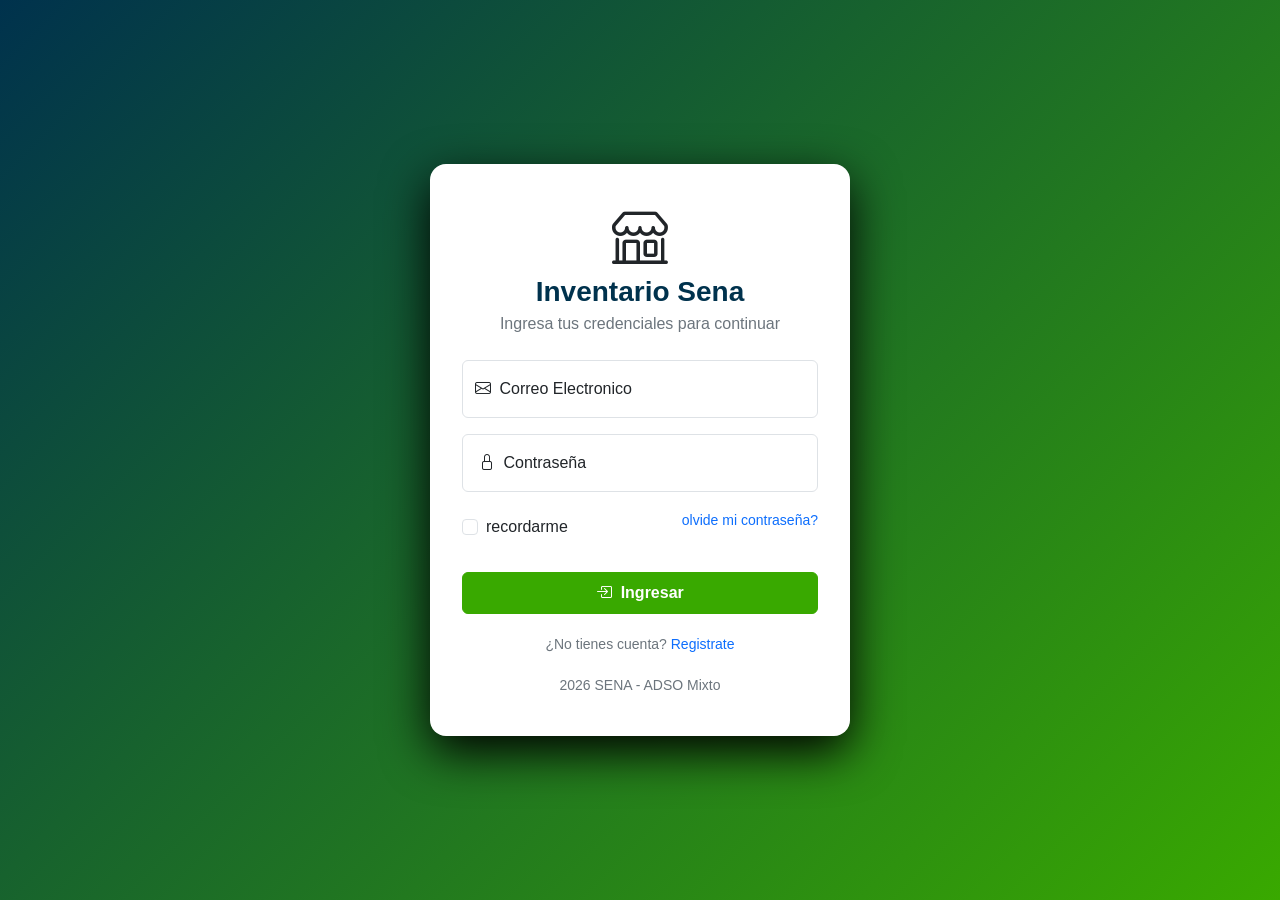
<file: index.html>
<!DOCTYPE html>
<html lang="es">

<head>
    <meta charset="UTF-8">
    <meta name="viewport" content="width=device-width, initial-scale=1.0">
    <title>Iniciar sesion inventario ADSO</title>
    <link rel="stylesheet" href="https://cdn.jsdelivr.net/npm/bootstrap@5.3.3/dist/css/bootstrap.min.css">
    <link rel="stylesheet" href="https://cdn.jsdelivr.net/npm/bootstrap-icons@1.11.3/font/bootstrap-icons.min.css">
    <link rel="stylesheet" href="css/estilos.css">
</head>

<body class="login-fondo">
    <main class="login-card">
        <header class="login-encabezado">
            <i class="bi bi-shop display-4 text-sena">
            </i>
            <h1 class="h3 fw-bold">
                Inventario Sena
            </h1>
            <p class="text-secondary mb-z">
                Ingresa tus credenciales para continuar
            </p>
        </header>
        <!--
        GET Envía los datos del formulario
        POST Envía los datos del formulario ocultos dentro del cuerpo
        -->
        <form action="dashboard.html" method="get">
            <div class="form-floating mb-3">
                <input type="email" id="correo" placeholder="sena@gmail.com" class="form-control" required>
                <label for="correo">
                    <i class="bi bi-envelope me-1"></i>
                    Correo Electronico
                </label>    
            </div>
            <div class="form-floating mb-3">
                <input type="password" id="password" placeholder="min 6 caracteres" minlength="6" class="form-control"
                    required>
                <label for="password">
                    <i class="bi bi-lock m-1"></i>
                    Contraseña
                </label>
            </div>
            <div class="d-flex justify-content-between align-items-center mb-4">
            <div class="form-check">

                <label for="recordar" class="form-check-label">recordarme</label>
                <input type="checkbox" id="recordar" class="form-check-input">
            </div>
            <p>
                <a href="#" class="small text-decoration-none">olvide mi contraseña?</a>
            </p>
        </div>    
            <button type="submit" class="btn btn-sena w-100 py-2 fw-semibold" id="boton">
                <i class="bi bi-box-arrow-in-right me-1"></i>
                Ingresar</button>
        </form>
        <p class="login-pie">
            ¿No tienes cuenta? <a href="registro.html" class="text-decoration-none">Registrate</a>
        </p>
        <footer class="login-pie">
            2026 SENA - ADSO Mixto
        </footer>
    </main>
</body>

</html>
</file>
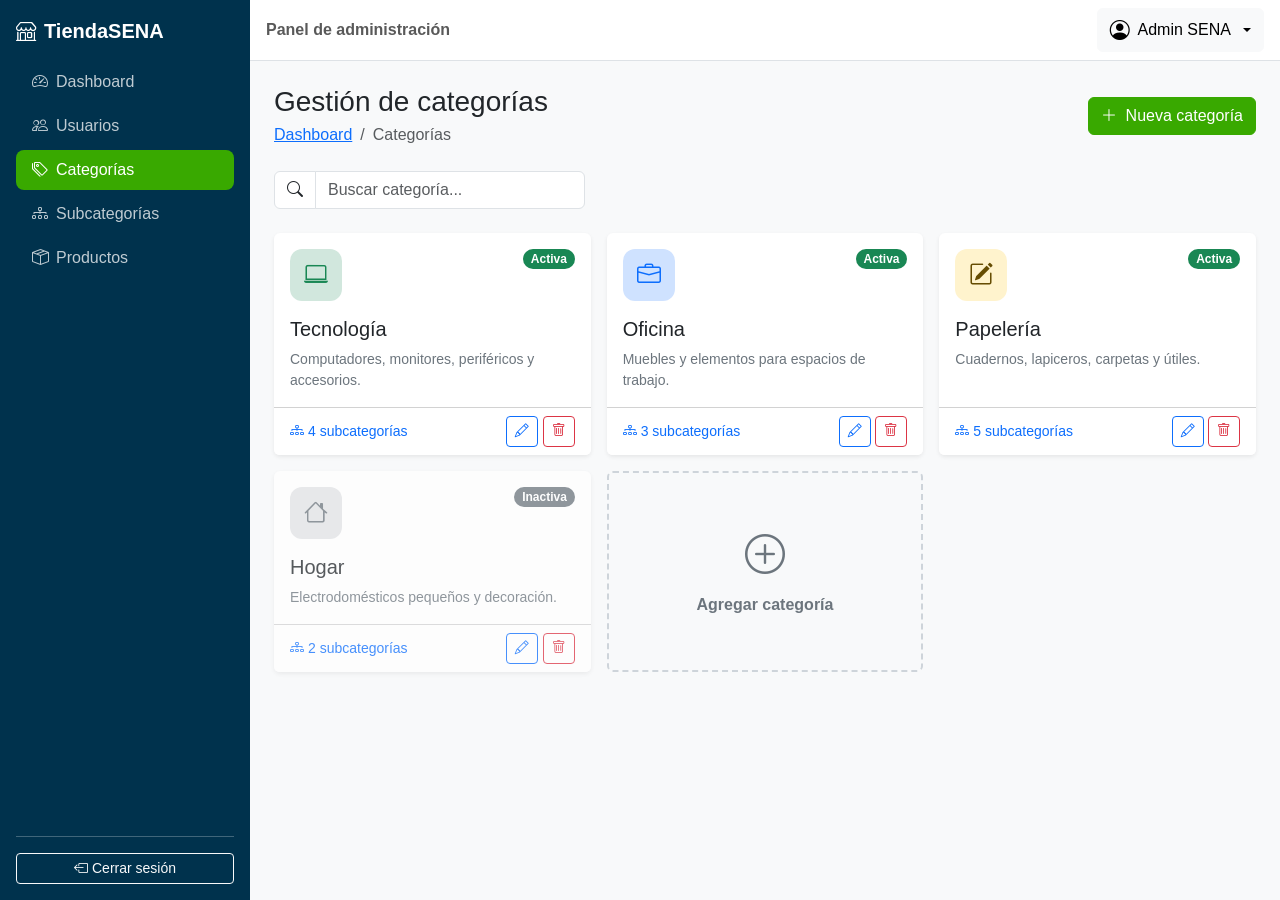
<file: categorias.html>
<!DOCTYPE html> <!-- Documento HTML5. -->
<!-- Raíz en español. -->
<html lang="es">
<!-- Abre la cabecera. -->

<head>
    <!-- Codificación UTF-8. -->
    <meta charset="UTF-8">
    <!-- Diseño adaptable. -->
    <meta name="viewport" content="width=device-width, initial-scale=1.0">
    <!-- Título de la pestaña. Cambia en cada módulo. -->
    <title>Categorías | TiendaSENA</title>
    <!-- CSS de Bootstrap. -->
    <link href="https://cdn.jsdelivr.net/npm/bootstrap@5.3.3/dist/css/bootstrap.min.css" rel="stylesheet">
    <!-- Íconos. -->
    <link href="https://cdn.jsdelivr.net/npm/bootstrap-icons@1.11.3/font/bootstrap-icons.min.css" rel="stylesheet">
    <!-- Nuestros estilos (después de Bootstrap). -->
    <link href="css/estilos.css" rel="stylesheet">
    <!-- Cierra la cabecera. -->
</head>
<!-- Fondo gris muy claro para que las tarjetas blancas resalten. -->

<body class="bg-body-tertiary">

    <!-- ===================== MENÚ LATERAL ===================== -->
    <!-- offcanvas-lg: en pantallas menores a lg es un panel oculto que se desliza; desde lg se muestra normal. offcanvas-start lo hace salir por la izquierda. sidebar es nuestra clase. El id lo usa el botón que lo abre. -->
    <aside class="offcanvas-lg offcanvas-start sidebar" tabindex="-1" id="menuLateral" aria-labelledby="tituloMenu">
        <!-- Encabezado del panel; Bootstrap solo lo muestra en celular. -->
        <div class="offcanvas-header border-bottom border-secondary">
            <!-- Nombre del sistema en el panel móvil. -->
            <h5 class="offcanvas-title" id="tituloMenu"><i class="bi bi-shop me-2"></i>TiendaSENA</h5>
            <!-- Botón “X” blanco que cierra el panel. data-bs-target indica cuál panel cerrar. -->
            <button type="button" class="btn-close btn-close-white" data-bs-dismiss="offcanvas"
                data-bs-target="#menuLateral" aria-label="Cerrar menú"></button>
            <!-- Cierra el encabezado móvil. -->
        </div>
        <!-- Cuerpo del menú: Flexbox en columna para apilar logo, enlaces y botón de salida. -->
        <div class="offcanvas-body d-flex flex-column p-3">
            <!-- Logo que solo se ve en computador (d-none d-lg-flex): en celular ya está en el encabezado del panel. Al hacer clic vuelve al dashboard. -->
            <a href="dashboard.html"
                class="d-none d-lg-flex align-items-center mb-3 text-white text-decoration-none fs-5 fw-bold">
                <!-- Ícono verde y nombre. -->
                <i class="bi bi-shop me-2 text-sena"></i> TiendaSENA
                <!-- Cierra el logo. -->
            </a>
            <!-- Lista de navegación en columna (flex-column). nav-pills da forma de “píldora” al enlace activo. mb-auto empuja lo que sigue hasta el fondo. -->
            <ul class="nav nav-pills flex-column mb-auto">
                <!-- Enlace al dashboard. active lo resalta en verde y aria-current="page" avisa a los lectores de pantalla que es la página actual. **En cada módulo, el active pasa a su propio enlace.** -->
                <li class="nav-item"><a href="dashboard.html" class="nav-link"><i
                            class="bi bi-speedometer2 me-2"></i>Dashboard</a></li>
                <!-- Enlace al módulo de usuarios (clase 5). -->
                <li class="nav-item"><a href="usuarios.html" class="nav-link"><i
                            class="bi bi-people me-2"></i>Usuarios</a></li>
                <!-- Enlace a categorías (clase 6). -->
                <li class="nav-item"><a href="categorias.html" class="nav-link active" aria-current="page"><i
                            class="bi bi-tags me-2"></i>Categorías</a></li>
                <!-- Enlace a subcategorías (clase 7). -->
                <li class="nav-item"><a href="subcategorias.html" class="nav-link"><i
                            class="bi bi-diagram-3 me-2"></i>Subcategorías</a></li>
                <!-- Enlace a productos (clase 8). -->
                <li class="nav-item"><a href="productos.html" class="nav-link"><i
                            class="bi bi-box-seam me-2"></i>Productos</a></li>
                <!-- Cierra la lista de navegación. -->
            </ul>
            <!-- Línea divisoria. -->
            <hr>
            <!-- Botón que vuelve al login (index.html): así “se cierra la sesión” en el prototipo. -->
            <a href="index.html" class="btn btn-outline-light btn-sm"><i class="bi bi-box-arrow-left me-1"></i>Cerrar
                sesión</a>
            <!-- Cierra el cuerpo del menú. -->
        </div>
        <!-- Cierra el menú lateral. -->
    </aside>

    <!-- ===================== ZONA DERECHA ===================== -->
    <!-- Nuestra clase contenido aplica el margin-left en computador. -->
    <div class="contenido">

        <!-- Barra superior -->
        <!-- Barra blanca con borde inferior. sticky-top la deja pegada arriba al hacer scroll. -->
        <nav class="navbar bg-white border-bottom px-3 sticky-top">
            <!-- Botón para abrir el menú en celular. d-lg-none lo oculta en computador (allá el menú siempre se ve). data-bs-toggle="offcanvas" + data-bs-target="#menuLateral" abren el panel. -->
            <button class="btn btn-outline-secondary d-lg-none" type="button" data-bs-toggle="offcanvas"
                data-bs-target="#menuLateral" aria-controls="menuLateral" aria-label="Abrir menú">
                <!-- Ícono de “hamburguesa”. -->
                <i class="bi bi-list"></i>
                <!-- Cierra el botón. -->
            </button>
            <!-- Texto de la barra; se oculta en celulares muy pequeños (d-none d-sm-inline). -->
            <span class="navbar-text fw-semibold d-none d-sm-inline">Panel de administración</span>
            <!-- Menú desplegable del usuario; ms-auto lo empuja a la derecha. -->
            <div class="dropdown ms-auto">
                <!-- Botón que abre el desplegable. dropdown-toggle dibuja la flechita; data-bs-toggle="dropdown" lo hace funcionar. -->
                <button class="btn btn-light dropdown-toggle d-flex align-items-center gap-2" type="button"
                    data-bs-toggle="dropdown" aria-expanded="false">
                    <!-- Ícono de usuario. -->
                    <i class="bi bi-person-circle fs-5"></i>
                    <!-- Nombre del usuario, visible desde tablet. -->
                    <span class="d-none d-md-inline">Admin SENA</span>
                    <!-- Cierra el botón. -->
                </button>
                <!-- Lista de opciones. dropdown-menu-end la alinea a la derecha para que no se salga de la pantalla. -->
                <ul class="dropdown-menu dropdown-menu-end shadow">
                    <!-- Encabezado no clicable dentro del menú. -->
                    <li>
                        <h6 class="dropdown-header">admin@sena.edu.co</h6>
                    </li>
                    <!-- Opción del menú (pantalla aún no construida). -->
                    <li><a class="dropdown-item" href="#"><i class="bi bi-person me-2"></i>Mi perfil</a></li>
                    <!-- Línea separadora. -->
                    <li>
                        <hr class="dropdown-divider">
                    </li>
                    <!-- Otra forma de salir, en rojo (text-danger). -->
                    <li><a class="dropdown-item text-danger" href="index.html"><i
                                class="bi bi-box-arrow-left me-2"></i>Cerrar sesión</a></li>
                    <!-- Cierra la lista. -->
                </ul>
                <!-- Cierra el desplegable. -->
            </div>
            <!-- Cierra la barra superior. -->
        </nav>

        <!-- Contenido de la página -->
        <!-- Relleno 3 en celular y 4 desde tablet. -->
        <main class="p-3 p-md-4">
            <!-- INICIO CONTENIDO -->
            <!-- Encabezado del módulo -->
            <!-- Flexbox con salto de línea en celular. -->
            <div class="d-flex flex-wrap justify-content-between align-items-center gap-2 mb-4">
                <!-- Bloque del título. -->
                <div>
                    <!-- Título. -->
                    <h1 class="h3 mb-1">Gestión de categorías</h1>
                    <!-- Migas de pan. -->
                    <nav aria-label="breadcrumb">
                        <!-- Lista de migas. -->
                        <ol class="breadcrumb mb-0 small">
                            <!-- Enlace al dashboard. -->
                            <li class="breadcrumb-item"><a href="dashboard.html">Dashboard</a></li>
                            <!-- Página actual. -->
                            <li class="breadcrumb-item active" aria-current="page">Categorías</li>
                            <!-- Cierra la lista. -->
                        </ol>
                        <!-- Cierra las migas. -->
                    </nav>
                    <!-- Cierra el bloque. -->
                </div>
                <!-- Abre el modal #modalCategoria. -->
                <button type="button" class="btn btn-sena" data-bs-toggle="modal" data-bs-target="#modalCategoria">
                    <!-- Ícono “+” y texto. -->
                    <i class="bi bi-plus-lg me-1"></i> Nueva categoría
                    <!-- Cierra el botón. -->
                </button>
                <!-- Cierra el encabezado. -->
            </div>

            <!-- Buscador -->
            <!-- Fila de la rejilla. -->
            <div class="row mb-4">
                <!-- El buscador no ocupa todo el ancho en pantallas grandes. -->
                <div class="col-md-6 col-lg-4">
                    <!-- Grupo de entrada. -->
                    <div class="input-group">
                        <!-- Lupa con fondo blanco. -->
                        <span class="input-group-text bg-white"><i class="bi bi-search"></i></span>
                        <!-- Campo de búsqueda. -->
                        <input type="search" class="form-control" placeholder="Buscar categoría..."
                            aria-label="Buscar categoría">
                        <!-- Cierra el grupo. -->
                    </div>
                    <!-- Cierra la columna. -->
                </div>
                <!-- Cierra la fila. -->
            </div>

            <!-- Rejilla de tarjetas -->
            <!-- 1 tarjeta por fila en celular, 2 en tablet y 3 en pantallas grandes. g-3 = espacio entre ellas. -->
            <div class="row row-cols-1 row-cols-md-2 row-cols-xl-3 g-3">
                <!-- Categoría 1. -->
                <div class="col">
                    <!-- Tarjeta; h-100 iguala las alturas de la fila. -->
                    <div class="card border-0 shadow-sm h-100">
                        <!-- Cuerpo. -->
                        <div class="card-body">
                            <!-- Fila superior: ícono a la izquierda, estado a la derecha. -->
                            <div class="d-flex justify-content-between align-items-start mb-3">
                                <!-- Reutilizamos icono-kpi del dashboard. -->
                                <div class="icono-kpi bg-success-subtle text-success"><i class="bi bi-laptop"></i></div>
                                <!-- Estado. -->
                                <span class="badge rounded-pill text-bg-success">Activa</span>
                                <!-- Cierra la fila superior. -->
                            </div>
                            <!-- Nombre de la categoría. -->
                            <h2 class="h5 card-title">Tecnología</h2>
                            <!-- Descripción. -->
                            <p class="card-text text-secondary small mb-0">Computadores, monitores, periféricos y
                                accesorios.</p>
                            <!-- Cierra el cuerpo. -->
                        </div>
                        <!-- Pie: enlace a la izquierda y acciones a la derecha. -->
                        <div class="card-footer bg-white d-flex justify-content-between align-items-center">
                            <!-- Enlace entre módulos: lleva a las subcategorías de esta categoría. -->
                            <a href="subcategorias.html" class="small text-decoration-none"><i
                                    class="bi bi-diagram-3 me-1"></i>4 subcategorías</a>
                            <!-- Acciones sin salto de línea. -->
                            <div class="text-nowrap">
                                <!-- Editar: abre el mismo modal del formulario. -->
                                <button type="button" class="btn btn-sm btn-outline-primary" data-bs-toggle="modal"
                                    data-bs-target="#modalCategoria" title="Editar"><i
                                        class="bi bi-pencil"></i></button>
                                <!-- Eliminar: abre la confirmación. -->
                                <button type="button" class="btn btn-sm btn-outline-danger" data-bs-toggle="modal"
                                    data-bs-target="#modalEliminar" title="Eliminar"><i
                                        class="bi bi-trash"></i></button>
                                <!-- Cierra las acciones. -->
                            </div>
                            <!-- Cierra el pie. -->
                        </div>
                        <!-- Cierra la tarjeta. -->
                    </div>
                    <!-- Cierra la categoría 1. -->
                </div>
                <!-- Categoría 2 (misma estructura). -->
                <div class="col">
                    <!-- Tarjeta. -->
                    <div class="card border-0 shadow-sm h-100">
                        <!-- Cuerpo. -->
                        <div class="card-body">
                            <!-- Fila superior. -->
                            <div class="d-flex justify-content-between align-items-start mb-3">
                                <!-- Ícono de maletín. -->
                                <div class="icono-kpi bg-primary-subtle text-primary"><i class="bi bi-briefcase"></i>
                                </div>
                                <!-- Estado. -->
                                <span class="badge rounded-pill text-bg-success">Activa</span>
                                <!-- Cierra la fila. -->
                            </div>
                            <!-- Nombre. -->
                            <h2 class="h5 card-title">Oficina</h2>
                            <!-- Descripción. -->
                            <p class="card-text text-secondary small mb-0">Muebles y elementos para espacios de trabajo.
                            </p>
                            <!-- Cierra el cuerpo. -->
                        </div>
                        <!-- Pie. -->
                        <div class="card-footer bg-white d-flex justify-content-between align-items-center">
                            <!-- Enlace a subcategorías. -->
                            <a href="subcategorias.html" class="small text-decoration-none"><i
                                    class="bi bi-diagram-3 me-1"></i>3 subcategorías</a>
                            <!-- Acciones. -->
                            <div class="text-nowrap">
                                <!-- Editar. -->
                                <button type="button" class="btn btn-sm btn-outline-primary" data-bs-toggle="modal"
                                    data-bs-target="#modalCategoria" title="Editar"><i
                                        class="bi bi-pencil"></i></button>
                                <!-- Eliminar. -->
                                <button type="button" class="btn btn-sm btn-outline-danger" data-bs-toggle="modal"
                                    data-bs-target="#modalEliminar" title="Eliminar"><i
                                        class="bi bi-trash"></i></button>
                                <!-- Cierra las acciones. -->
                            </div>
                            <!-- Cierra el pie. -->
                        </div>
                        <!-- Cierra la tarjeta. -->
                    </div>
                    <!-- Cierra la categoría 2. -->
                </div>
                <!-- Categoría 3. -->
                <div class="col">
                    <!-- Tarjeta. -->
                    <div class="card border-0 shadow-sm h-100">
                        <!-- Cuerpo. -->
                        <div class="card-body">
                            <!-- Fila superior. -->
                            <div class="d-flex justify-content-between align-items-start mb-3">
                                <!-- Ícono de papelería. -->
                                <div class="icono-kpi bg-warning-subtle text-warning-emphasis"><i
                                        class="bi bi-pencil-square"></i></div>
                                <!-- Estado. -->
                                <span class="badge rounded-pill text-bg-success">Activa</span>
                                <!-- Cierra la fila. -->
                            </div>
                            <!-- Nombre. -->
                            <h2 class="h5 card-title">Papelería</h2>
                            <!-- Descripción. -->
                            <p class="card-text text-secondary small mb-0">Cuadernos, lapiceros, carpetas y útiles.</p>
                            <!-- Cierra el cuerpo. -->
                        </div>
                        <!-- Pie. -->
                        <div class="card-footer bg-white d-flex justify-content-between align-items-center">
                            <!-- Enlace a subcategorías. -->
                            <a href="subcategorias.html" class="small text-decoration-none"><i
                                    class="bi bi-diagram-3 me-1"></i>5 subcategorías</a>
                            <!-- Acciones. -->
                            <div class="text-nowrap">
                                <!-- Editar. -->
                                <button type="button" class="btn btn-sm btn-outline-primary" data-bs-toggle="modal"
                                    data-bs-target="#modalCategoria" title="Editar"><i
                                        class="bi bi-pencil"></i></button>
                                <!-- Eliminar. -->
                                <button type="button" class="btn btn-sm btn-outline-danger" data-bs-toggle="modal"
                                    data-bs-target="#modalEliminar" title="Eliminar"><i
                                        class="bi bi-trash"></i></button>
                                <!-- Cierra las acciones. -->
                            </div>
                            <!-- Cierra el pie. -->
                        </div>
                        <!-- Cierra la tarjeta. -->
                    </div>
                    <!-- Cierra la categoría 3. -->
                </div>
                <!-- Categoría 4 (inactiva). -->
                <div class="col">
                    <!-- opacity-75 la ve un poco transparente: comunica que está inactiva. -->
                    <div class="card border-0 shadow-sm h-100 opacity-75">
                        <!-- Cuerpo. -->
                        <div class="card-body">
                            <!-- Fila superior. -->
                            <div class="d-flex justify-content-between align-items-start mb-3">
                                <!-- Ícono gris. -->
                                <div class="icono-kpi bg-secondary-subtle text-secondary"><i class="bi bi-house"></i>
                                </div>
                                <!-- Estado inactivo en gris. -->
                                <span class="badge rounded-pill text-bg-secondary">Inactiva</span>
                                <!-- Cierra la fila. -->
                            </div>
                            <!-- Nombre. -->
                            <h2 class="h5 card-title">Hogar</h2>
                            <!-- Descripción. -->
                            <p class="card-text text-secondary small mb-0">Electrodomésticos pequeños y decoración.</p>
                            <!-- Cierra el cuerpo. -->
                        </div>
                        <!-- Pie. -->
                        <div class="card-footer bg-white d-flex justify-content-between align-items-center">
                            <!-- Enlace. -->
                            <a href="subcategorias.html" class="small text-decoration-none"><i
                                    class="bi bi-diagram-3 me-1"></i>2 subcategorías</a>
                            <!-- Acciones. -->
                            <div class="text-nowrap">
                                <!-- Editar. -->
                                <button type="button" class="btn btn-sm btn-outline-primary" data-bs-toggle="modal"
                                    data-bs-target="#modalCategoria" title="Editar"><i
                                        class="bi bi-pencil"></i></button>
                                <!-- Eliminar. -->
                                <button type="button" class="btn btn-sm btn-outline-danger" data-bs-toggle="modal"
                                    data-bs-target="#modalEliminar" title="Eliminar"><i
                                        class="bi bi-trash"></i></button>
                                <!-- Cierra las acciones. -->
                            </div>
                            <!-- Cierra el pie. -->
                        </div>
                        <!-- Cierra la tarjeta. -->
                    </div>
                    <!-- Cierra la categoría 4. -->
                </div>
                <!-- Última celda: la tarjeta para agregar. -->
                <div class="col">
                    <!-- Un <button> con aspecto de tarjeta (card + nuestra tarjeta-agregar). Flexbox en columna centra el contenido. También abre el modal. -->
                    <button type="button"
                        class="card tarjeta-agregar w-100 h-100 d-flex flex-column align-items-center justify-content-center"
                        data-bs-toggle="modal" data-bs-target="#modalCategoria">
                        <!-- Ícono “+” grande. -->
                        <i class="bi bi-plus-circle fs-1"></i>
                        <!-- Texto. -->
                        <span class="fw-semibold mt-2">Agregar categoría</span>
                        <!-- Cierra el botón-tarjeta. -->
                    </button>
                    <!-- Cierra la celda. -->
                </div>
                <!-- Cierra la rejilla. -->
            </div>

            <!-- Modal: crear / editar categoría -->
            <!-- Modal oculto. -->
            <div class="modal fade" id="modalCategoria" tabindex="-1" aria-labelledby="tituloModalCategoria"
                aria-hidden="true">
                <!-- Tamaño normal, centrado. -->
                <div class="modal-dialog modal-dialog-centered">
                    <!-- Contenido. -->
                    <div class="modal-content">
                        <!-- Encabezado. -->
                        <div class="modal-header">
                            <!-- Título. -->
                            <h2 class="modal-title fs-5" id="tituloModalCategoria"><i class="bi bi-tag me-2"></i>Datos
                                de la categoría</h2>
                            <!-- Cerrar. -->
                            <button type="button" class="btn-close" data-bs-dismiss="modal"
                                aria-label="Cerrar"></button>
                            <!-- Cierra el encabezado. -->
                        </div>
                        <!-- Cuerpo. -->
                        <div class="modal-body">
                            <!-- Formulario de una sola columna. -->
                            <form>
                                <!-- Grupo con margen inferior. -->
                                <div class="mb-3">
                                    <!-- Etiqueta. -->
                                    <label for="catNombre" class="form-label">Nombre</label>
                                    <!-- maxlength="50" impide escribir más de 50 caracteres. -->
                                    <input type="text" class="form-control" id="catNombre" placeholder="Ej: Tecnología"
                                        maxlength="50" required>
                                    <!-- Cierra el grupo. -->
                                </div>
                                <!-- Grupo. -->
                                <div class="mb-3">
                                    <!-- Etiqueta. -->
                                    <label for="catDescripcion" class="form-label">Descripción</label>
                                    <!-- Área de texto de 3 líneas con estilo form-control. -->
                                    <textarea class="form-control" id="catDescripcion" rows="3"
                                        placeholder="¿Qué productos incluye?"></textarea>
                                    <!-- Cierra el grupo. -->
                                </div>
                                <!-- Grupo de selección de color. -->
                                <div class="mb-3">
                                    <!-- Etiqueta general (d-block la pone en su propia línea). -->
                                    <span class="form-label d-block">Color de la tarjeta</span>
                                    <!-- btn-check oculta el botón de opción (radio)… Todos comparten name="catColor", así solo uno puede estar marcado. -->
                                    <input type="radio" class="btn-check" name="catColor" id="colorVerde" checked>
                                    <!-- …y su label se ve como botón. Al marcarlo, el botón se rellena. -->
                                    <label class="btn btn-outline-success btn-sm" for="colorVerde">Verde</label>
                                    <!-- Segunda opción. -->
                                    <input type="radio" class="btn-check" name="catColor" id="colorAzul">
                                    <!-- Botón azul. -->
                                    <label class="btn btn-outline-primary btn-sm" for="colorAzul">Azul</label>
                                    <!-- Tercera opción. -->
                                    <input type="radio" class="btn-check" name="catColor" id="colorAmarillo">
                                    <!-- Botón amarillo. -->
                                    <label class="btn btn-outline-warning btn-sm" for="colorAmarillo">Amarillo</label>
                                    <!-- Cierra el grupo. -->
                                </div>
                                <!-- Interruptor de estado. -->
                                <div class="form-check form-switch">
                                    <!-- Encendido por defecto. -->
                                    <input class="form-check-input" type="checkbox" role="switch" id="catActiva"
                                        checked>
                                    <!-- Etiqueta. -->
                                    <label class="form-check-label" for="catActiva">Categoría activa</label>
                                    <!-- Cierra el interruptor. -->
                                </div>
                                <!-- Cierra el formulario. -->
                            </form>
                            <!-- Cierra el cuerpo. -->
                        </div>
                        <!-- Pie. -->
                        <div class="modal-footer">
                            <!-- Cancelar. -->
                            <button type="button" class="btn btn-secondary" data-bs-dismiss="modal">Cancelar</button>
                            <!-- Guardar (en el prototipo solo cierra). -->
                            <button type="button" class="btn btn-sena" data-bs-dismiss="modal"><i
                                    class="bi bi-save me-1"></i>Guardar</button>
                            <!-- Cierra el pie. -->
                        </div>
                        <!-- Cierra el contenido. -->
                    </div>
                    <!-- Cierra el diálogo. -->
                </div>
                <!-- Cierra el modal. -->
            </div>

            <!-- Modal: confirmar eliminación -->
            <!-- Modal de confirmación. -->
            <div class="modal fade" id="modalEliminar" tabindex="-1" aria-labelledby="tituloModalEliminar"
                aria-hidden="true">
                <!-- Pequeño y centrado. -->
                <div class="modal-dialog modal-dialog-centered modal-sm">
                    <!-- Contenido. -->
                    <div class="modal-content">
                        <!-- Cuerpo centrado. -->
                        <div class="modal-body text-center p-4">
                            <!-- Ícono de advertencia. -->
                            <i class="bi bi-exclamation-triangle text-danger display-5"></i>
                            <!-- Pregunta. -->
                            <h2 class="h5 mt-3" id="tituloModalEliminar">¿Eliminar esta categoría?</h2>
                            <!-- Avisa la consecuencia en cadena (relación categoría → subcategoría). -->
                            <p class="text-secondary small mb-0">También se eliminarán sus subcategorías.</p>
                            <!-- Cierra el cuerpo. -->
                        </div>
                        <!-- Pie centrado. -->
                        <div class="modal-footer justify-content-center border-0 pt-0">
                            <!-- Cancelar. -->
                            <button type="button" class="btn btn-light" data-bs-dismiss="modal">Cancelar</button>
                            <!-- Confirmar. -->
                            <button type="button" class="btn btn-danger" data-bs-dismiss="modal">Sí, eliminar</button>
                            <!-- Cierra el pie. -->
                        </div>
                        <!-- Cierra el contenido. -->
                    </div>
                    <!-- Cierra el diálogo. -->
                </div>
                <!-- Cierra el modal. -->
            </div>
            <!-- FIN CONTENIDO -->
            <!-- Cierra el contenido. -->
        </main>
        <!-- Cierra la zona derecha. -->
    </div>

    <!-- JavaScript de Bootstrap: necesario para el menú deslizable, el desplegable del usuario y los modales. -->
    <script src="https://cdn.jsdelivr.net/npm/bootstrap@5.3.3/dist/js/bootstrap.bundle.min.js"></script>
    <!-- Cierra el cuerpo. -->
</body>
<!-- Cierra el documento. -->

</html>
</file>
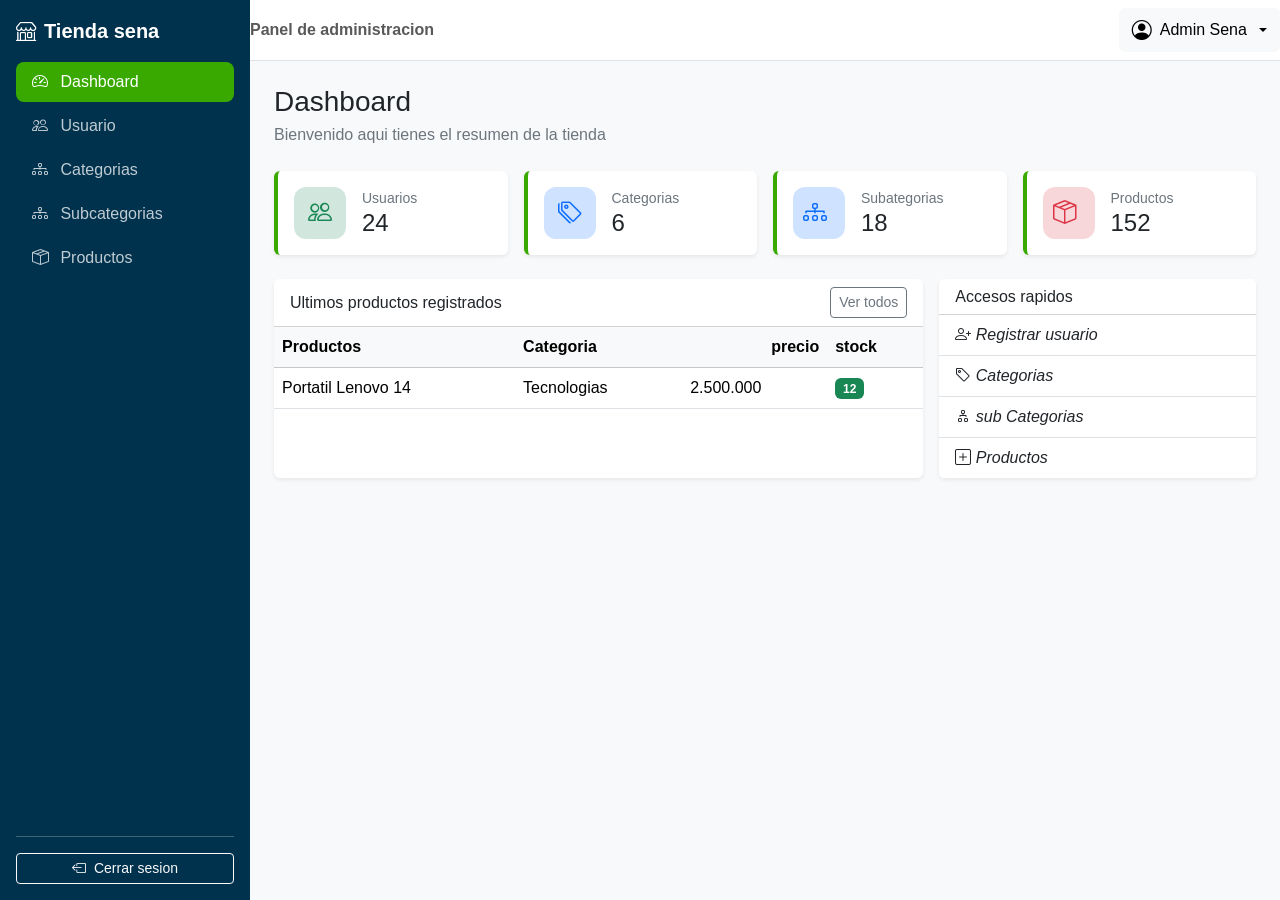
<file: dashboard.html>
<!DOCTYPE html>
<html lang="en">

<head>
    <meta charset="UTF-8">
    <meta name="viewport" content="width=device-width, initial-scale=1.0">
    <title>dashboard</title>
    <link rel="stylesheet" href="https://cdn.jsdelivr.net/npm/bootstrap@5.3.3/dist/css/bootstrap.min.css">
    <link rel="stylesheet" href="https://cdn.jsdelivr.net/npm/bootstrap-icons@1.11.3/font/bootstrap-icons.min.css">
    <link rel="stylesheet" href="css/estilos.css">
</head>

<body class="bg-body-tertiary">

    <aside class="offcanvas-lg offcanvas-start sidebar" tabindex="-1" id="menuLateral" aria-labelledby="tituloMenu">
        <div class="offcanvas-header border-bottom border-secondary">
            <h5 class="offcanvas-title" id="tituloMenu">
                <i class="bi bi-shop me-2"></i>Tienda sena
            </h5>
            <button type="button" class="btn-close btn-close-white" data-bs-dismiss="offcanvas"
                data-bs-target="#menuLateral" aria-label="Cerrar menu">
            </button>
        </div>
        <div class="offcanvas-body d-flex flex-column p-3">
            <a href="dashboard.html" class="d-none d-lg-flex align-items-center mb-3 
            text-white text-decoration-none fs-5 fw-bold">
                <i class="bi bi-shop me-2 text-sena"></i>Tienda sena
            </a>
            <ul class="nav nav-pills flex-column mb-auto">

                <li class="nav-item">
                    <a href="dashboard.html" class="nav-link active" aria-current="page">
                        <i class="bi bi-speedometer2 me-2"></i>
                        Dashboard
                    </a>
                </li>

                <li class="nav-item">
                    <a href="usuarios.html" class="nav-link" aria-current="page">
                        <i class="bi bi-people me-2"></i>
                        Usuario
                    </a>
                </li>

                <li class="nav-item">
                    <a href="categorias.html" class="nav-link" aria-current="page">
                        <i class="bi bi-diagram-3 me-2"></i>
                        Categorias
                    </a>
                </li>

                <li class="nav-item">
                    <a href="subcategorias.html" class="nav-link" aria-current="page">
                        <i class="bi bi-diagram-3 me-2"></i>
                        Subcategorias
                    </a>
                </li>

                <li class="nav-item">
                    <a href="productos.html" class="nav-link" aria-current="page">
                        <i class="bi bi-box-seam me-2"></i>
                        Productos
                    </a>
                </li>


            </ul>
            <hr>
            <a href="index.html" class="btn btn-outline-light btn-sm">
                <i class="bi bi-box-arrow-left me-1"></i>
                Cerrar sesion
            </a>
        </div>
    </aside>
    <div class="contenido">
        <nav class="navbar bg-white border-bottom px3 sticky-top">
            <button class="btn btn-outline-secondary d-lg-none" type="button" data-bs-toggle="offcanvas"
                data-bs-target="#menuLateral" aria-controls="menuLateral" aria-label="Abrir menu">
                <i class="bi bi-list"></i>
            </button>
            <span class="navbar-text fw-semibold d-none d-sm-inline">
                Panel de administracion
            </span>
            <div class="dropdown ms-auto">
                <button class="btn btn-light dropdown-toggle d-flex align-items-center gap-2" type="button"
                    data-bs-toggle="dropdown" aria-expanded="false">
                    <i class="bi bi-person-circle fs-5"></i>
                    <span class="d-none- d-md-inline">
                        Admin Sena
                    </span>
                </button>
                <ul class="dropdown-menu dropdown-menu-end-shadow">
                    <li>
                        <h6 class="dropdown-header">admin@sena.edu.co</h6>
                    </li>
                    <li>
                        <a href="" class="dropdown-item">
                            <i class="bi bi-person me-2"></i>
                            Mi Perfil</a>
                    </li>
                    <li>
                        <hr class="dropdown-item text-danger" href="index.html">
                        <i class="bi bi-box-arrow-left me-2"></i>
                        Cerrar
                    </li>
                </ul>
            </div>
        </nav>
        <main class="p-3 p-md-4">
            <div class="mb-4">
                <h1 class="h3 mb-1">Dashboard</h1>
                <p class="text-secondary mb-0">Bienvenido aqui tienes el resumen de la tienda</p>
            </div>

            <div class="row row-cols-1 row-cols-sm-2 row-cols-xl-4 g-3 mb-4">

                <!--columna 1-->

                <div class="col">
                    <div class="card tarjetas-kpi shadow-sm h-100">
                        <div class="card-body d-flex align-items-center gap-3">
                            <div class="icono-kpi bg-success-subtle text-success">
                                <i class="bi bi-people"></i>
                            </div>
                            <div>
                                <p class="text-secondary small mb-0">Usuarios</p>
                                <h2 class="h4 mb-0">24</h2>
                            </div>
                            <a href="usuarios.html" class="stretched-link" aria-label="ir a usarios"></a>
                        </div>
                    </div>
                </div>

                <!--columna 2-->

                <div class="col">
                    <div class="card tarjetas-kpi shadow-sm h-100">
                        <div class="card-body d-flex align-items-center gap-3">
                            <div class="icono-kpi bg-primary-subtle text-primary">
                                <i class="bi bi-tags"></i>
                            </div>
                            <div>
                                <p class="text-secondary small mb-0">Categorias</p>
                                <h2 class="h4 mb-0">6</h2>
                            </div>
                            <a href="categorias.html" class="stretched-link" aria-label="ir a categorias"></a>
                        </div>
                    </div>
                </div>

                <!--columna 3-->

                <div class="col">
                    <div class="card tarjetas-kpi shadow-sm h-100">
                        <div class="card-body d-flex align-items-center gap-3">
                            <div class="icono-kpi bg-primary-subtle text-primary">
                                <i class="bi bi-diagram-3 me-2"></i>
                            </div>
                            <div>
                                <p class="text-secondary small mb-0">Subategorias</p>
                                <h2 class="h4 mb-0">18</h2>
                            </div>
                            <a href="subcategorias.html" class="stretched-link" aria-label="ir a subacategorias"></a>
                        </div>
                    </div>
                </div>

                <!--columna 4-->

                <div class="col">
                    <div class="card tarjetas-kpi shadow-sm h-100">
                        <div class="card-body d-flex align-items-center gap-3">
                            <div class="icono-kpi bg-danger-subtle text-danger">
                                <i class="bi bi-box-seam me-2"></i>
                            </div>
                            <div>
                                <p class="text-secondary small mb-0">Productos</p>
                                <h2 class="h4 mb-0">152</h2>
                            </div>
                            <a href="productos.html" class="stretched-link" aria-label="ir a productos"></a>
                        </div>
                    </div>
                </div>
            </div>
            <div class="row g-3">
                <div class="col-lg-8">
                    <div class="card border-0 shadow-sm h-100">
                        <div class="card-header bg-white d-flex justify-content-between align-items-center">
                            <h2 class="h6 mb-0">Ultimos productos registrados</h2>
                            <a href="productos.html" class="btn btn-sm btn-outline-secondary">Ver todos</a>
                        </div>

                        <div class="tablet-responsive">
                            <table class="table table-hover align-middle mb-0">
                                <thead class="table-light">
                                    <tr>
                                        <th>Productos</th>
                                        <th>Categoria</th>
                                        <th class="text-end">precio</th>
                                        <th>stock</th>
                                    </tr>
                                </thead>
                                <tbody>
                                    <tr>
                                        <td>
                                            Portatil Lenovo 14
                                        </td>
                                        <td>
                                            Tecnologias
                                        </td>
                                        <td class="tex-end">
                                            2.500.000
                                        </td>
                                        <td class="tex-end">
                                            <span class="badge text-bg-success">
                                                12
                                            </span>
                                        </td>
                                    </tr>
                                </tbody>
                            </table>
                        </div>
                    </div>
                </div>
                <div class="col-lg-4">
                    <div class="card border-0 shadow-sm h-100">
                        <div class="card-header bg-white">
                            <h2 class="h6 mb-0">Accesos rapidos</h2>
                        </div>
                        <div class="list-group list-group-flush">
                            <a href="usuarios.html" class="list-group-item list-group-item-action">
                                <i class="bi bi-person-plus me-2" text-sena>  Registrar usuario</i>
                            </a>
                            <a href="categorias.html" class="list-group-item list-group-item-action">
                                <i class="bi bi-tag me-2" text-sena>  Categorias</i>
                            </a>
                            <a href="subcategorias.html" class="list-group-item list-group-item-action">
                                <i class="bi bi-diagram-2 me-2" text-sena>  sub Categorias</i>
                            </a>
                            <a href="productos.html" class="list-group-item list-group-item-action">
                                <i class="bi bi-plus-square me-2" text-sena>  Productos</i>
                            </a>
                        </div>
                    </div>
                </div>
            </div>
        </main>
    </div>
    <script src="https://cnd/jsdelivr.net/npm/bootstrap@5.3.3/dist/js/bootstrap.bundle.min.js"></script>
</body>

</html>
</file>
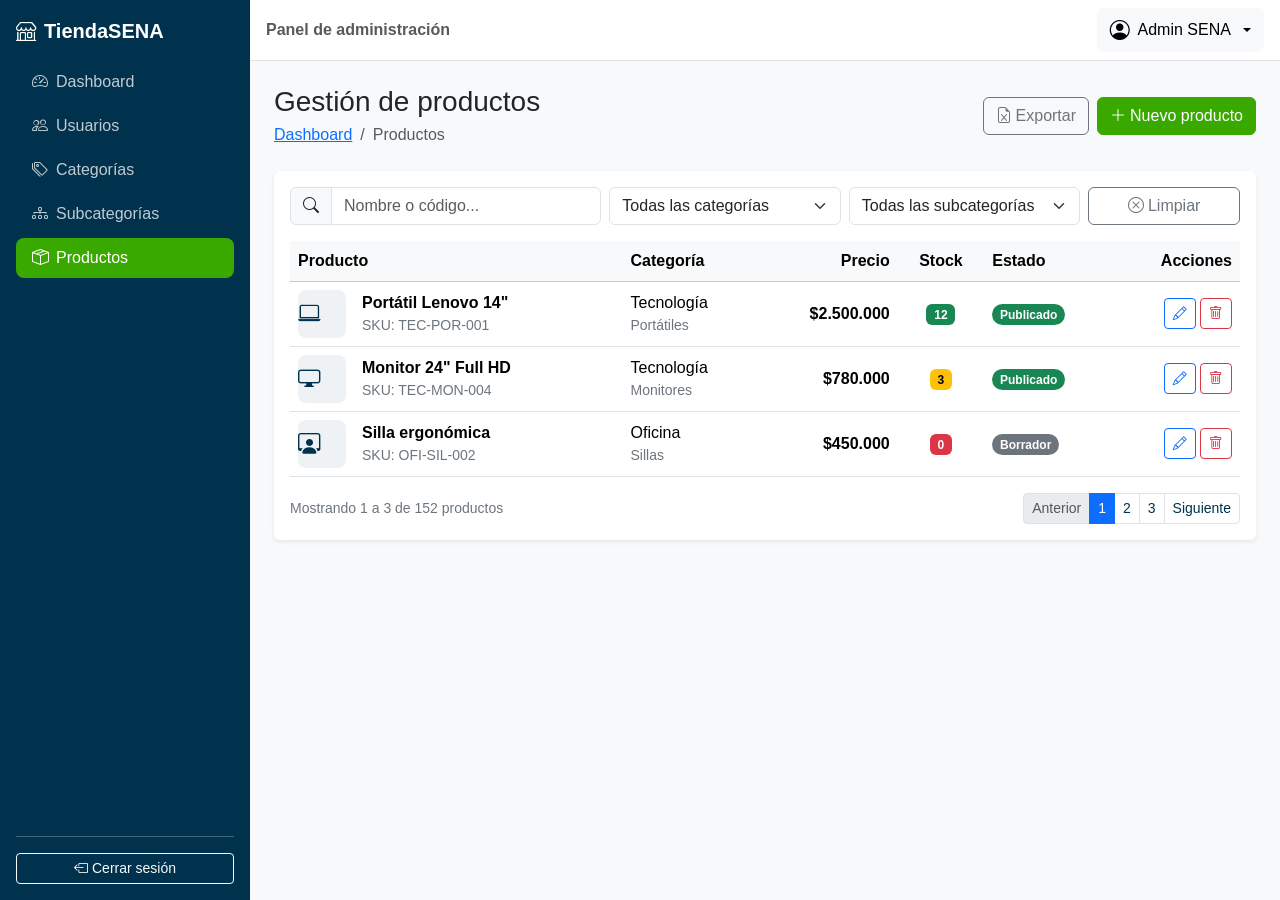
<file: productos.html>
<!DOCTYPE html> <!-- Documento HTML5. -->
<!-- Raíz en español. -->
<html lang="es">
<!-- Abre la cabecera. -->

<head>
    <!-- Codificación UTF-8. -->
    <meta charset="UTF-8">
    <!-- Diseño adaptable. -->
    <meta name="viewport" content="width=device-width, initial-scale=1.0">
    <!-- Título de la pestaña. Cambia en cada módulo. -->
    <title>Productos | TiendaSENA</title>
    <!-- CSS de Bootstrap. -->
    <link href="https://cdn.jsdelivr.net/npm/bootstrap@5.3.3/dist/css/bootstrap.min.css" rel="stylesheet">
    <!-- Íconos. -->
    <link href="https://cdn.jsdelivr.net/npm/bootstrap-icons@1.11.3/font/bootstrap-icons.min.css" rel="stylesheet">
    <!-- Nuestros estilos (después de Bootstrap). -->
    <link href="css/estilos.css" rel="stylesheet">
    <!-- Cierra la cabecera. -->
</head>
<!-- Fondo gris muy claro para que las tarjetas blancas resalten. -->

<body class="bg-body-tertiary">

    <!-- ===================== MENÚ LATERAL ===================== -->
    <!-- offcanvas-lg: en pantallas menores a lg es un panel oculto que se desliza; desde lg se muestra normal. offcanvas-start lo hace salir por la izquierda. sidebar es nuestra clase. El id lo usa el botón que lo abre. -->
    <aside class="offcanvas-lg offcanvas-start sidebar" tabindex="-1" id="menuLateral" aria-labelledby="tituloMenu">
        <!-- Encabezado del panel; Bootstrap solo lo muestra en celular. -->
        <div class="offcanvas-header border-bottom border-secondary">
            <!-- Nombre del sistema en el panel móvil. -->
            <h5 class="offcanvas-title" id="tituloMenu"><i class="bi bi-shop me-2"></i>TiendaSENA</h5>
            <!-- Botón “X” blanco que cierra el panel. data-bs-target indica cuál panel cerrar. -->
            <button type="button" class="btn-close btn-close-white" data-bs-dismiss="offcanvas"
                data-bs-target="#menuLateral" aria-label="Cerrar menú"></button>
            <!-- Cierra el encabezado móvil. -->
        </div>
        <!-- Cuerpo del menú: Flexbox en columna para apilar logo, enlaces y botón de salida. -->
        <div class="offcanvas-body d-flex flex-column p-3">
            <!-- Logo que solo se ve en computador (d-none d-lg-flex): en celular ya está en el encabezado del panel. Al hacer clic vuelve al dashboard. -->
            <a href="dashboard.html"
                class="d-none d-lg-flex align-items-center mb-3 text-white text-decoration-none fs-5 fw-bold">
                <!-- Ícono verde y nombre. -->
                <i class="bi bi-shop me-2 text-sena"></i> TiendaSENA
                <!-- Cierra el logo. -->
            </a>
            <!-- Lista de navegación en columna (flex-column). nav-pills da forma de “píldora” al enlace activo. mb-auto empuja lo que sigue hasta el fondo. -->
            <ul class="nav nav-pills flex-column mb-auto">
                <!-- Enlace al dashboard. active lo resalta en verde y aria-current="page" avisa a los lectores de pantalla que es la página actual. **En cada módulo, el active pasa a su propio enlace.** -->
                <li class="nav-item"><a href="dashboard.html" class="nav-link"><i
                            class="bi bi-speedometer2 me-2"></i>Dashboard</a></li>
                <!-- Enlace al módulo de usuarios (clase 5). -->
                <li class="nav-item"><a href="usuarios.html" class="nav-link"><i
                            class="bi bi-people me-2"></i>Usuarios</a></li>
                <!-- Enlace a categorías (clase 6). -->
                <li class="nav-item"><a href="categorias.html" class="nav-link"><i
                            class="bi bi-tags me-2"></i>Categorías</a></li>
                <!-- Enlace a subcategorías (clase 7). -->
                <li class="nav-item"><a href="subcategorias.html" class="nav-link"><i
                            class="bi bi-diagram-3 me-2"></i>Subcategorías</a></li>
                <!-- Enlace a productos (clase 8). -->
                <li class="nav-item"><a href="productos.html" class="nav-link active" aria-current="page"><i
                            class="bi bi-box-seam me-2"></i>Productos</a></li>
                <!-- Cierra la lista de navegación. -->
            </ul>
            <!-- Línea divisoria. -->
            <hr>
            <!-- Botón que vuelve al login (index.html): así “se cierra la sesión” en el prototipo. -->
            <a href="index.html" class="btn btn-outline-light btn-sm"><i class="bi bi-box-arrow-left me-1"></i>Cerrar
                sesión</a>
            <!-- Cierra el cuerpo del menú. -->
        </div>
        <!-- Cierra el menú lateral. -->
    </aside>

    <!-- ===================== ZONA DERECHA ===================== -->
    <!-- Nuestra clase contenido aplica el margin-left en computador. -->
    <div class="contenido">

        <!-- Barra superior -->
        <!-- Barra blanca con borde inferior. sticky-top la deja pegada arriba al hacer scroll. -->
        <nav class="navbar bg-white border-bottom px-3 sticky-top">
            <!-- Botón para abrir el menú en celular. d-lg-none lo oculta en computador (allá el menú siempre se ve). data-bs-toggle="offcanvas" + data-bs-target="#menuLateral" abren el panel. -->
            <button class="btn btn-outline-secondary d-lg-none" type="button" data-bs-toggle="offcanvas"
                data-bs-target="#menuLateral" aria-controls="menuLateral" aria-label="Abrir menú">
                <!-- Ícono de “hamburguesa”. -->
                <i class="bi bi-list"></i>
                <!-- Cierra el botón. -->
            </button>
            <!-- Texto de la barra; se oculta en celulares muy pequeños (d-none d-sm-inline). -->
            <span class="navbar-text fw-semibold d-none d-sm-inline">Panel de administración</span>
            <!-- Menú desplegable del usuario; ms-auto lo empuja a la derecha. -->
            <div class="dropdown ms-auto">
                <!-- Botón que abre el desplegable. dropdown-toggle dibuja la flechita; data-bs-toggle="dropdown" lo hace funcionar. -->
                <button class="btn btn-light dropdown-toggle d-flex align-items-center gap-2" type="button"
                    data-bs-toggle="dropdown" aria-expanded="false">
                    <!-- Ícono de usuario. -->
                    <i class="bi bi-person-circle fs-5"></i>
                    <!-- Nombre del usuario, visible desde tablet. -->
                    <span class="d-none d-md-inline">Admin SENA</span>
                    <!-- Cierra el botón. -->
                </button>
                <!-- Lista de opciones. dropdown-menu-end la alinea a la derecha para que no se salga de la pantalla. -->
                <ul class="dropdown-menu dropdown-menu-end shadow">
                    <!-- Encabezado no clicable dentro del menú. -->
                    <li>
                        <h6 class="dropdown-header">admin@sena.edu.co</h6>
                    </li>
                    <!-- Opción del menú (pantalla aún no construida). -->
                    <li><a class="dropdown-item" href="#"><i class="bi bi-person me-2"></i>Mi perfil</a></li>
                    <!-- Línea separadora. -->
                    <li>
                        <hr class="dropdown-divider">
                    </li>
                    <!-- Otra forma de salir, en rojo (text-danger). -->
                    <li><a class="dropdown-item text-danger" href="index.html"><i
                                class="bi bi-box-arrow-left me-2"></i>Cerrar sesión</a></li>
                    <!-- Cierra la lista. -->
                </ul>
                <!-- Cierra el desplegable. -->
            </div>
            <!-- Cierra la barra superior. -->
        </nav>

        <!-- Contenido de la página -->
        <!-- Relleno 3 en celular y 4 desde tablet. -->
        <main class="p-3 p-md-4">
            <!-- INICIO CONTENIDO -->
            <!-- Encabezado del módulo -->
            <!-- Flexbox con salto de línea. -->
            <div class="d-flex flex-wrap justify-content-between align-items-center gap-2 mb-4">
                <!-- Bloque del título. -->
                <div>
                    <!-- Título. -->
                    <h1 class="h3 mb-1">Gestión de productos</h1>
                    <!-- Migas de pan. -->
                    <nav aria-label="breadcrumb">
                        <!-- Lista. -->
                        <ol class="breadcrumb mb-0 small">
                            <!-- Nivel 1. -->
                            <li class="breadcrumb-item"><a href="dashboard.html">Dashboard</a></li>
                            <!-- Nivel actual. -->
                            <li class="breadcrumb-item active" aria-current="page">Productos</li>
                            <!-- Cierra la lista. -->
                        </ol>
                        <!-- Cierra las migas. -->
                    </nav>
                    <!-- Cierra el bloque. -->
                </div>
                <!-- Grupo de dos botones con espacio entre ellos. -->
                <div class="d-flex gap-2">
                    <!-- Acción secundaria (aún sin función): botón solo con borde. -->
                    <button type="button" class="btn btn-outline-secondary"><i
                            class="bi bi-file-earmark-excel me-1"></i>Exportar</button>
                    <!-- Acción principal: abre el formulario. -->
                    <button type="button" class="btn btn-sena" data-bs-toggle="modal" data-bs-target="#modalProducto"><i
                            class="bi bi-plus-lg me-1"></i>Nuevo producto</button>
                    <!-- Cierra el grupo. -->
                </div>
                <!-- Cierra el encabezado. -->
            </div>

            <!-- Tarjeta con filtros, tabla y paginación. -->
            <div class="card border-0 shadow-sm">
                <!-- Cuerpo. -->
                <div class="card-body">

                    <!-- Filtros -->
                    <!-- Formulario en rejilla. -->
                    <form class="row g-2 mb-3" role="search">
                        <!-- Búsqueda: todo el ancho en celular, un tercio en computador. -->
                        <div class="col-12 col-lg-4">
                            <!-- Grupo de entrada. -->
                            <div class="input-group">
                                <!-- Lupa. -->
                                <span class="input-group-text"><i class="bi bi-search"></i></span>
                                <!-- Campo. -->
                                <input type="search" class="form-control" placeholder="Nombre o código..."
                                    aria-label="Buscar producto">
                                <!-- Cierra el grupo. -->
                            </div>
                            <!-- Cierra la columna. -->
                        </div>
                        <!-- Filtro de categoría. -->
                        <div class="col-6 col-lg-3">
                            <!-- Lista. -->
                            <select class="form-select" aria-label="Filtrar por categoría">
                                <!-- Por defecto. -->
                                <option selected>Todas las categorías</option>
                                <!-- Opción. -->
                                <option>Tecnología</option>
                                <!-- Opción. -->
                                <option>Oficina</option>
                                <!-- Opción. -->
                                <option>Papelería</option>
                                <!-- Cierra la lista. -->
                            </select>
                            <!-- Cierra la columna. -->
                        </div>
                        <!-- Filtro de subcategoría. -->
                        <div class="col-6 col-lg-3">
                            <!-- Lista. -->
                            <select class="form-select" aria-label="Filtrar por subcategoría">
                                <!-- Por defecto. -->
                                <option selected>Todas las subcategorías</option>
                                <!-- optgroup agrupa opciones bajo un título no seleccionable: así se ve la relación categoría → subcategoría. -->
                                <optgroup label="Tecnología">
                                    <!-- Subcategoría de Tecnología. -->
                                    <option>Portátiles</option>
                                    <!-- Subcategoría de Tecnología. -->
                                    <option>Monitores</option>
                                    <!-- Cierra el grupo. -->
                                </optgroup>
                                <!-- Segundo grupo. -->
                                <optgroup label="Oficina">
                                    <!-- Subcategoría de Oficina. -->
                                    <option>Sillas</option>
                                    <!-- Subcategoría de Oficina. -->
                                    <option>Escritorios</option>
                                    <!-- Cierra el grupo. -->
                                </optgroup>
                                <!-- Cierra la lista. -->
                            </select>
                            <!-- Cierra la columna. -->
                        </div>
                        <!-- Botón para limpiar filtros. -->
                        <div class="col-12 col-lg-2">
                            <!-- type="reset" devuelve todos los campos del formulario a su valor inicial (esto sí funciona sin programar). -->
                            <button type="reset" class="btn btn-outline-secondary w-100"><i
                                    class="bi bi-x-circle me-1"></i>Limpiar</button>
                            <!-- Cierra la columna. -->
                        </div>
                        <!-- Cierra los filtros. -->
                    </form>

                    <!-- Tabla de productos -->
                    <!-- Desplazamiento en celular. -->
                    <div class="table-responsive">
                        <!-- Tabla. -->
                        <table class="table table-hover align-middle">
                            <!-- Encabezado. -->
                            <thead class="table-light">
                                <!-- Fila de títulos. -->
                                <tr>
                                    <!-- Imagen, nombre y código. -->
                                    <th scope="col">Producto</th>
                                    <!-- Categoría y subcategoría. -->
                                    <th scope="col">Categoría</th>
                                    <!-- Números a la derecha. -->
                                    <th scope="col" class="text-end">Precio</th>
                                    <!-- Inventario centrado. -->
                                    <th scope="col" class="text-center">Stock</th>
                                    <!-- Publicado o borrador. -->
                                    <th scope="col">Estado</th>
                                    <!-- Acciones. -->
                                    <th scope="col" class="text-end">Acciones</th>
                                    <!-- Cierra la fila. -->
                                </tr>
                                <!-- Cierra el encabezado. -->
                            </thead>
                            <!-- Cuerpo. -->
                            <tbody>
                                <!-- Producto 1. -->
                                <tr>
                                    <!-- Celda compuesta. -->
                                    <td>
                                        <!-- Miniatura al lado del texto. -->
                                        <div class="d-flex align-items-center gap-3">
                                            <!-- Nuestra clase miniatura (en el sistema real iría un <img>). -->
                                            <div class="miniatura"><i class="bi bi-laptop"></i></div>
                                            <!-- Texto. -->
                                            <div>
                                                <!-- Nombre. -->
                                                <div class="fw-semibold">Portátil Lenovo 14"</div>
                                                <!-- Código interno (SKU = Stock Keeping Unit). -->
                                                <div class="small text-secondary">SKU: TEC-POR-001</div>
                                                <!-- Cierra el texto. -->
                                            </div>
                                            <!-- Cierra el Flexbox. -->
                                        </div>
                                        <!-- Cierra la celda. -->
                                    </td>
                                    <!-- Celda de clasificación. -->
                                    <td>
                                        <!-- Categoría. -->
                                        <div>Tecnología</div>
                                        <!-- Subcategoría debajo, más pequeña. -->
                                        <div class="small text-secondary">Portátiles</div>
                                        <!-- Cierra la celda. -->
                                    </td>
                                    <!-- Precio alineado a la derecha. -->
                                    <td class="text-end fw-semibold">$2.500.000</td>
                                    <!-- Stock suficiente: verde. -->
                                    <td class="text-center"><span class="badge text-bg-success">12</span></td>
                                    <!-- Estado. -->
                                    <td><span class="badge rounded-pill text-bg-success">Publicado</span></td>
                                    <!-- Acciones. -->
                                    <td class="text-end text-nowrap">
                                        <!-- Editar. -->
                                        <button type="button" class="btn btn-sm btn-outline-primary"
                                            data-bs-toggle="modal" data-bs-target="#modalProducto" title="Editar"><i
                                                class="bi bi-pencil"></i></button>
                                        <!-- Eliminar. -->
                                        <button type="button" class="btn btn-sm btn-outline-danger"
                                            data-bs-toggle="modal" data-bs-target="#modalEliminar" title="Eliminar"><i
                                                class="bi bi-trash"></i></button>
                                        <!-- Cierra las acciones. -->
                                    </td>
                                    <!-- Cierra el producto 1. -->
                                </tr>
                                <!-- Producto 2. -->
                                <tr>
                                    <!-- Celda compuesta. -->
                                    <td>
                                        <!-- Flexbox. -->
                                        <div class="d-flex align-items-center gap-3">
                                            <!-- Miniatura. -->
                                            <div class="miniatura"><i class="bi bi-display"></i></div>
                                            <!-- Texto. -->
                                            <div>
                                                <!-- Nombre. -->
                                                <div class="fw-semibold">Monitor 24" Full HD</div>
                                                <!-- Código. -->
                                                <div class="small text-secondary">SKU: TEC-MON-004</div>
                                                <!-- Cierra el texto. -->
                                            </div>
                                            <!-- Cierra el Flexbox. -->
                                        </div>
                                        <!-- Cierra la celda. -->
                                    </td>
                                    <!-- Clasificación. -->
                                    <td>
                                        <!-- Categoría. -->
                                        <div>Tecnología</div>
                                        <!-- Subcategoría. -->
                                        <div class="small text-secondary">Monitores</div>
                                        <!-- Cierra la celda. -->
                                    </td>
                                    <!-- Precio. -->
                                    <td class="text-end fw-semibold">$780.000</td>
                                    <!-- Stock bajo: amarillo. -->
                                    <td class="text-center"><span class="badge text-bg-warning">3</span></td>
                                    <!-- Estado. -->
                                    <td><span class="badge rounded-pill text-bg-success">Publicado</span></td>
                                    <!-- Acciones. -->
                                    <td class="text-end text-nowrap">
                                        <!-- Editar. -->
                                        <button type="button" class="btn btn-sm btn-outline-primary"
                                            data-bs-toggle="modal" data-bs-target="#modalProducto" title="Editar"><i
                                                class="bi bi-pencil"></i></button>
                                        <!-- Eliminar. -->
                                        <button type="button" class="btn btn-sm btn-outline-danger"
                                            data-bs-toggle="modal" data-bs-target="#modalEliminar" title="Eliminar"><i
                                                class="bi bi-trash"></i></button>
                                        <!-- Cierra las acciones. -->
                                    </td>
                                    <!-- Cierra el producto 2. -->
                                </tr>
                                <!-- Producto 3. -->
                                <tr>
                                    <!-- Celda compuesta. -->
                                    <td>
                                        <!-- Flexbox. -->
                                        <div class="d-flex align-items-center gap-3">
                                            <!-- Miniatura. -->
                                            <div class="miniatura"><i class="bi bi-person-workspace"></i></div>
                                            <!-- Texto. -->
                                            <div>
                                                <!-- Nombre. -->
                                                <div class="fw-semibold">Silla ergonómica</div>
                                                <!-- Código. -->
                                                <div class="small text-secondary">SKU: OFI-SIL-002</div>
                                                <!-- Cierra el texto. -->
                                            </div>
                                            <!-- Cierra el Flexbox. -->
                                        </div>
                                        <!-- Cierra la celda. -->
                                    </td>
                                    <!-- Clasificación. -->
                                    <td>
                                        <!-- Categoría. -->
                                        <div>Oficina</div>
                                        <!-- Subcategoría. -->
                                        <div class="small text-secondary">Sillas</div>
                                        <!-- Cierra la celda. -->
                                    </td>
                                    <!-- Precio. -->
                                    <td class="text-end fw-semibold">$450.000</td>
                                    <!-- Agotado: rojo. -->
                                    <td class="text-center"><span class="badge text-bg-danger">0</span></td>
                                    <!-- No visible para clientes. -->
                                    <td><span class="badge rounded-pill text-bg-secondary">Borrador</span></td>
                                    <!-- Acciones. -->
                                    <td class="text-end text-nowrap">
                                        <!-- Editar. -->
                                        <button type="button" class="btn btn-sm btn-outline-primary"
                                            data-bs-toggle="modal" data-bs-target="#modalProducto" title="Editar"><i
                                                class="bi bi-pencil"></i></button>
                                        <!-- Eliminar. -->
                                        <button type="button" class="btn btn-sm btn-outline-danger"
                                            data-bs-toggle="modal" data-bs-target="#modalEliminar" title="Eliminar"><i
                                                class="bi bi-trash"></i></button>
                                        <!-- Cierra las acciones. -->
                                    </td>
                                    <!-- Cierra el producto 3. -->
                                </tr>
                                <!-- Cierra el cuerpo. -->
                            </tbody>
                            <!-- Cierra la tabla. -->
                        </table>
                        <!-- Cierra la envoltura. -->
                    </div>

                    <!-- Paginación -->
                    <!-- Texto y paginación. -->
                    <div class="d-flex flex-wrap justify-content-between align-items-center gap-2">
                        <!-- Resumen. -->
                        <small class="text-secondary">Mostrando 1 a 3 de 152 productos</small>
                        <!-- Navegación. -->
                        <nav aria-label="Paginación de productos">
                            <!-- Paginación pequeña. -->
                            <ul class="pagination pagination-sm mb-0">
                                <!-- Deshabilitado. -->
                                <li class="page-item disabled"><a class="page-link" href="#">Anterior</a></li>
                                <!-- Página actual. -->
                                <li class="page-item active" aria-current="page"><a class="page-link" href="#">1</a>
                                </li>
                                <!-- Página 2. -->
                                <li class="page-item"><a class="page-link" href="#">2</a></li>
                                <!-- Página 3. -->
                                <li class="page-item"><a class="page-link" href="#">3</a></li>
                                <!-- Siguiente. -->
                                <li class="page-item"><a class="page-link" href="#">Siguiente</a></li>
                                <!-- Cierra la lista. -->
                            </ul>
                            <!-- Cierra la navegación. -->
                        </nav>
                        <!-- Cierra la paginación. -->
                    </div>
                    <!-- Cierra el cuerpo de la tarjeta. -->
                </div>
                <!-- Cierra la tarjeta. -->
            </div>

            <!-- Modal: crear / editar producto -->
            <!-- Modal oculto. -->
            <div class="modal fade" id="modalProducto" tabindex="-1" aria-labelledby="tituloModalProducto"
                aria-hidden="true">
                <!-- Grande y con desplazamiento interno. -->
                <div class="modal-dialog modal-lg modal-dialog-scrollable">
                    <!-- Contenido. -->
                    <div class="modal-content">
                        <!-- Encabezado. -->
                        <div class="modal-header">
                            <!-- Título. -->
                            <h2 class="modal-title fs-5" id="tituloModalProducto"><i
                                    class="bi bi-box-seam me-2"></i>Datos del producto</h2>
                            <!-- Cerrar. -->
                            <button type="button" class="btn-close" data-bs-dismiss="modal"
                                aria-label="Cerrar"></button>
                            <!-- Cierra el encabezado. -->
                        </div>
                        <!-- Cuerpo. -->
                        <div class="modal-body">
                            <!-- Formulario en rejilla. -->
                            <form class="row g-3">
                                <!-- Un tercio. -->
                                <div class="col-md-4">
                                    <!-- Etiqueta con asterisco de obligatorio. -->
                                    <label for="proCodigo" class="form-label">Código (SKU) <span
                                            class="text-danger">*</span></label>
                                    <!-- text-uppercase muestra el texto en mayúsculas. -->
                                    <input type="text" class="form-control text-uppercase" id="proCodigo"
                                        placeholder="TEC-POR-001" required>
                                    <!-- Cierra la columna. -->
                                </div>
                                <!-- Dos tercios. -->
                                <div class="col-md-8">
                                    <!-- Etiqueta. -->
                                    <label for="proNombre" class="form-label">Nombre <span
                                            class="text-danger">*</span></label>
                                    <!-- Campo obligatorio. -->
                                    <input type="text" class="form-control" id="proNombre"
                                        placeholder="Ej: Portátil Lenovo 14 pulgadas" required>
                                    <!-- Cierra la columna. -->
                                </div>
                                <!-- Mitad. -->
                                <div class="col-md-6">
                                    <!-- Etiqueta. -->
                                    <label for="proCategoria" class="form-label">Categoría <span
                                            class="text-danger">*</span></label>
                                    <!-- Lista de categorías. -->
                                    <select class="form-select" id="proCategoria" required>
                                        <!-- Opción guía. -->
                                        <option value="" selected disabled>Seleccione…</option>
                                        <!-- Opción. -->
                                        <option>Tecnología</option>
                                        <!-- Opción. -->
                                        <option>Oficina</option>
                                        <!-- Opción. -->
                                        <option>Papelería</option>
                                        <!-- Cierra la lista. -->
                                    </select>
                                    <!-- Cierra la columna. -->
                                </div>
                                <!-- Mitad. -->
                                <div class="col-md-6">
                                    <!-- Etiqueta. -->
                                    <label for="proSubcategoria" class="form-label">Subcategoría <span
                                            class="text-danger">*</span></label>
                                    <!-- Lista de subcategorías. En el sistema real se llenará según la categoría elegida (con JavaScript). -->
                                    <select class="form-select" id="proSubcategoria" required>
                                        <!-- Mensaje guía. -->
                                        <option value="" selected disabled>Primero elija una categoría</option>
                                        <!-- Opción. -->
                                        <option>Portátiles</option>
                                        <!-- Opción. -->
                                        <option>Monitores</option>
                                        <!-- Cierra la lista. -->
                                    </select>
                                    <!-- Cierra la columna. -->
                                </div>
                                <!-- Un tercio. -->
                                <div class="col-md-4">
                                    <!-- Etiqueta. -->
                                    <label for="proPrecio" class="form-label">Precio de venta <span
                                            class="text-danger">*</span></label>
                                    <!-- Grupo para pegar el símbolo de moneda. -->
                                    <div class="input-group">
                                        <!-- Prefijo “$”. -->
                                        <span class="input-group-text">$</span>
                                        <!-- type="number": solo números. min="0" no permite negativos y step="100" hace que las flechas sumen de 100 en 100. -->
                                        <input type="number" class="form-control" id="proPrecio" min="0" step="100"
                                            placeholder="0" required>
                                        <!-- Sufijo con la moneda. -->
                                        <span class="input-group-text">COP</span>
                                        <!-- Cierra el grupo. -->
                                    </div>
                                    <!-- Cierra la columna. -->
                                </div>
                                <!-- Medio ancho en celular. -->
                                <div class="col-6 col-md-4">
                                    <!-- Etiqueta. -->
                                    <label for="proStock" class="form-label">Stock actual</label>
                                    <!-- value="0" es el valor inicial. -->
                                    <input type="number" class="form-control" id="proStock" min="0" value="0">
                                    <!-- Cierra la columna. -->
                                </div>
                                <!-- Medio ancho en celular. -->
                                <div class="col-6 col-md-4">
                                    <!-- Etiqueta. -->
                                    <label for="proStockMin" class="form-label">Stock mínimo</label>
                                    <!-- Cantidad que dispara la alerta amarilla. -->
                                    <input type="number" class="form-control" id="proStockMin" min="0" value="5"
                                        aria-describedby="ayudaStockMin">
                                    <!-- Texto de ayuda. -->
                                    <div id="ayudaStockMin" class="form-text">Por debajo de este valor se mostrará en
                                        amarillo.</div>
                                    <!-- Cierra la columna. -->
                                </div>
                                <!-- Todo el ancho. -->
                                <div class="col-12">
                                    <!-- Etiqueta. -->
                                    <label for="proDescripcion" class="form-label">Descripción</label>
                                    <!-- Área de texto. -->
                                    <textarea class="form-control" id="proDescripcion" rows="3"
                                        placeholder="Características principales del producto"></textarea>
                                    <!-- Cierra la columna. -->
                                </div>
                                <!-- Dos tercios. -->
                                <div class="col-md-8">
                                    <!-- Etiqueta. -->
                                    <label for="proImagen" class="form-label">Imagen</label>
                                    <!-- type="file" abre el explorador de archivos; accept solo permite imágenes PNG y JPG. -->
                                    <input type="file" class="form-control" id="proImagen"
                                        accept="image/png, image/jpeg">
                                    <!-- Cierra la columna. -->
                                </div>
                                <!-- Un tercio; Flexbox alinea el contenido abajo, a la altura del campo de imagen. -->
                                <div class="col-md-4 d-flex align-items-end">
                                    <!-- Interruptor. -->
                                    <div class="form-check form-switch mb-2">
                                        <!-- Encendido. -->
                                        <input class="form-check-input" type="checkbox" role="switch" id="proPublicado"
                                            checked>
                                        <!-- Etiqueta. -->
                                        <label class="form-check-label" for="proPublicado">Publicado en la
                                            tienda</label>
                                        <!-- Cierra el interruptor. -->
                                    </div>
                                    <!-- Cierra la columna. -->
                                </div>
                                <!-- Cierra el formulario. -->
                            </form>
                            <!-- Cierra el cuerpo. -->
                        </div>
                        <!-- Pie. -->
                        <div class="modal-footer">
                            <!-- Cancelar. -->
                            <button type="button" class="btn btn-secondary" data-bs-dismiss="modal">Cancelar</button>
                            <!-- Guardar. -->
                            <button type="button" class="btn btn-sena" data-bs-dismiss="modal"><i
                                    class="bi bi-save me-1"></i>Guardar producto</button>
                            <!-- Cierra el pie. -->
                        </div>
                        <!-- Cierra el contenido. -->
                    </div>
                    <!-- Cierra el diálogo. -->
                </div>
                <!-- Cierra el modal. -->
            </div>

            <!-- Modal: confirmar eliminación -->
            <!-- Modal. -->
            <div class="modal fade" id="modalEliminar" tabindex="-1" aria-labelledby="tituloModalEliminar"
                aria-hidden="true">
                <!-- Pequeño y centrado. -->
                <div class="modal-dialog modal-dialog-centered modal-sm">
                    <!-- Contenido. -->
                    <div class="modal-content">
                        <!-- Cuerpo. -->
                        <div class="modal-body text-center p-4">
                            <!-- Ícono. -->
                            <i class="bi bi-exclamation-triangle text-danger display-5"></i>
                            <!-- Pregunta. -->
                            <h2 class="h5 mt-3" id="tituloModalEliminar">¿Eliminar este producto?</h2>
                            <!-- Consecuencia. -->
                            <p class="text-secondary small mb-0">Esta acción no se puede deshacer.</p>
                            <!-- Cierra el cuerpo. -->
                        </div>
                        <!-- Pie. -->
                        <div class="modal-footer justify-content-center border-0 pt-0">
                            <!-- Cancelar. -->
                            <button type="button" class="btn btn-light" data-bs-dismiss="modal">Cancelar</button>
                            <!-- Confirmar. -->
                            <button type="button" class="btn btn-danger" data-bs-dismiss="modal">Sí, eliminar</button>
                            <!-- Cierra el pie. -->
                        </div>
                        <!-- Cierra el contenido. -->
                    </div>
                    <!-- Cierra el diálogo. -->
                </div>
                <!-- Cierra el modal. -->
            </div>
            <!-- FIN CONTENIDO -->
            <!-- Cierra el contenido. -->
        </main>
        <!-- Cierra la zona derecha. -->
    </div>

    <!-- JavaScript de Bootstrap: necesario para el menú deslizable, el desplegable del usuario y los modales. -->
    <script src="https://cdn.jsdelivr.net/npm/bootstrap@5.3.3/dist/js/bootstrap.bundle.min.js"></script>
    <!-- Cierra el cuerpo. -->
</body>
<!-- Cierra el documento. -->

</html>
</file>
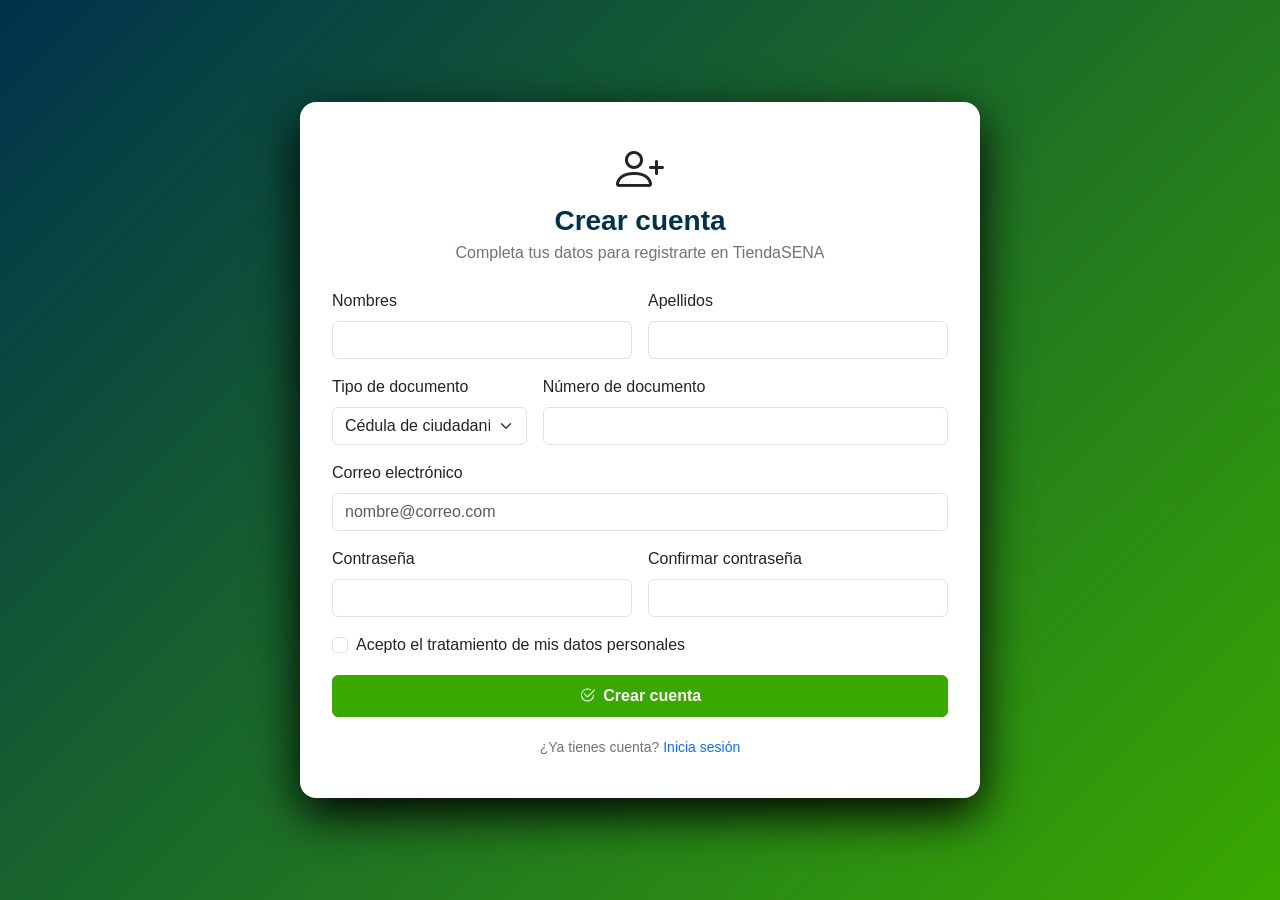
<file: registro.html>
<!DOCTYPE html> <!-- Documento HTML5. -->
<!-- Raíz en español. -->
<html lang="es">
<!-- Cabecera. -->

<head>
    <!-- Codificación UTF-8. -->
    <meta charset="UTF-8">
    <!-- Diseño adaptable. -->
    <meta name="viewport" content="width=device-width, initial-scale=1.0">
    <!-- Título de la pestaña. -->
    <title>Crear cuenta | TiendaSENA</title>
    <!-- CSS de Bootstrap. -->
    <link href="https://cdn.jsdelivr.net/npm/bootstrap@5.3.3/dist/css/bootstrap.min.css" rel="stylesheet">
    <!-- Íconos. -->
    <link href="https://cdn.jsdelivr.net/npm/bootstrap-icons@1.11.3/font/bootstrap-icons.min.css" rel="stylesheet">
    <!-- Nuestros estilos, después de Bootstrap. -->
    <link href="css/estilos.css" rel="stylesheet">
    <!-- Cierra la cabecera. -->
</head>
<!-- Mismo fondo y centrado que el login: reutilizamos la clase. -->

<body class="login-fondo">

    <!-- La tarjeta con nuestra clase extra ancha (680px) porque tiene más campos. -->
    <main class="login-card ancha">
        <!-- Encabezado centrado. -->
        <header class="login-encabezado">
            <!-- Ícono de “agregar persona”. -->
            <i class="bi bi-person-plus display-5 text-sena"></i>
            <!-- Título. -->
            <h1 class="h3 fw-bold">Crear cuenta</h1>
            <!-- Instrucción. -->
            <p class="text-secondary mb-0">Completa tus datos para registrarte en TiendaSENA</p>
            <!-- Cierra el encabezado. -->
        </header>

        <!-- Al registrarse vuelve al login. El formulario es una fila de la rejilla (row); g-3 agrega espacio entre columnas y filas. -->
        <form action="index.html" method="get" class="row g-3">
            <!-- Columna: todo el ancho en celular, la mitad desde tablet (6 de 12). -->
            <div class="col-md-6">
                <!-- form-label da el estilo de Bootstrap a la etiqueta. Usamos el prefijo reg para que los id sean únicos. -->
                <label for="regNombres" class="form-label">Nombres</label>
                <!-- Campo obligatorio. -->
                <input type="text" class="form-control" id="regNombres" required>
                <!-- Cierra la columna. -->
            </div>
            <!-- La otra mitad: nombres y apellidos quedan lado a lado. -->
            <div class="col-md-6">
                <!-- Etiqueta. -->
                <label for="regApellidos" class="form-label">Apellidos</label>
                <!-- Campo obligatorio. -->
                <input type="text" class="form-control" id="regApellidos" required>
                <!-- Cierra la columna. -->
            </div>
            <!-- Un tercio (4 de 12). -->
            <div class="col-md-4">
                <!-- Etiqueta. -->
                <label for="regTipoDoc" class="form-label">Tipo de documento</label>
                <!-- Lista desplegable con estilo Bootstrap (form-select). -->
                <select class="form-select" id="regTipoDoc">
                    <!-- Cada <option> es una opción; value es lo que se enviaría. -->
                    <option value="CC">Cédula de ciudadanía</option>
                    <!-- Opción. -->
                    <option value="TI">Tarjeta de identidad</option>
                    <!-- Opción. -->
                    <option value="CE">Cédula de extranjería</option>
                    <!-- Cierra la lista. -->
                </select>
                <!-- Cierra la columna. -->
            </div>
            <!-- Dos tercios (4 + 8 = 12: la fila se completa). -->
            <div class="col-md-8">
                <!-- Etiqueta. -->
                <label for="regDocumento" class="form-label">Número de documento</label>
                <!-- inputmode="numeric" muestra el teclado numérico en el celular. -->
                <input type="text" class="form-control" id="regDocumento" inputmode="numeric" required>
                <!-- Cierra la columna. -->
            </div>
            <!-- Todo el ancho en cualquier pantalla. -->
            <div class="col-12">
                <!-- Etiqueta. -->
                <label for="regCorreo" class="form-label">Correo electrónico</label>
                <!-- Correo con validación del navegador. -->
                <input type="email" class="form-control" id="regCorreo" placeholder="nombre@correo.com" required>
                <!-- Cierra la columna. -->
            </div>
            <!-- Mitad. -->
            <div class="col-md-6">
                <!-- Etiqueta. -->
                <label for="regClave" class="form-label">Contraseña</label>
                <!-- Mínimo 6 caracteres. -->
                <input type="password" class="form-control" id="regClave" minlength="6" required>
                <!-- Cierra la columna. -->
            </div>
            <!-- Mitad. -->
            <div class="col-md-6">
                <!-- Etiqueta. -->
                <label for="regConfirmar" class="form-label">Confirmar contraseña</label>
                <!-- Que coincidan se validará con JavaScript en el sistema real. -->
                <input type="password" class="form-control" id="regConfirmar" minlength="6" required>
                <!-- Cierra la columna. -->
            </div>
            <!-- Todo el ancho. -->
            <div class="col-12">
                <!-- Casilla de Bootstrap. -->
                <div class="form-check">
                    <!-- Casilla obligatoria: sin marcarla no se puede enviar. -->
                    <input class="form-check-input" type="checkbox" id="regTerminos" required>
                    <!-- Texto de la casilla. -->
                    <label class="form-check-label" for="regTerminos">Acepto el tratamiento de mis datos
                        personales</label>
                    <!-- Cierra la casilla. -->
                </div>
                <!-- Cierra la columna. -->
            </div>
            <!-- Todo el ancho. -->
            <div class="col-12">
                <!-- El mismo botón del login: así el diseño es consistente. -->
                <button type="submit" class="btn btn-sena w-100 py-2 fw-semibold">
                    <!-- Ícono y texto. -->
                    <i class="bi bi-check2-circle me-1"></i> Crear cuenta
                    <!-- Cierra el botón. -->
                </button>
                <!-- Cierra la columna. -->
            </div>
            <!-- Cierra el formulario (y la fila). -->
        </form>

        <!-- Enlace de regreso al login: la navegación funciona en ambos sentidos. -->
        <p class="login-pie">¿Ya tienes cuenta? <a href="index.html" class="text-decoration-none">Inicia sesión</a></p>
        <!-- Cierra la tarjeta. -->
    </main>

    <!-- Cierra el cuerpo. -->
</body>
<!-- Cierra el documento. -->

</html>
</file>
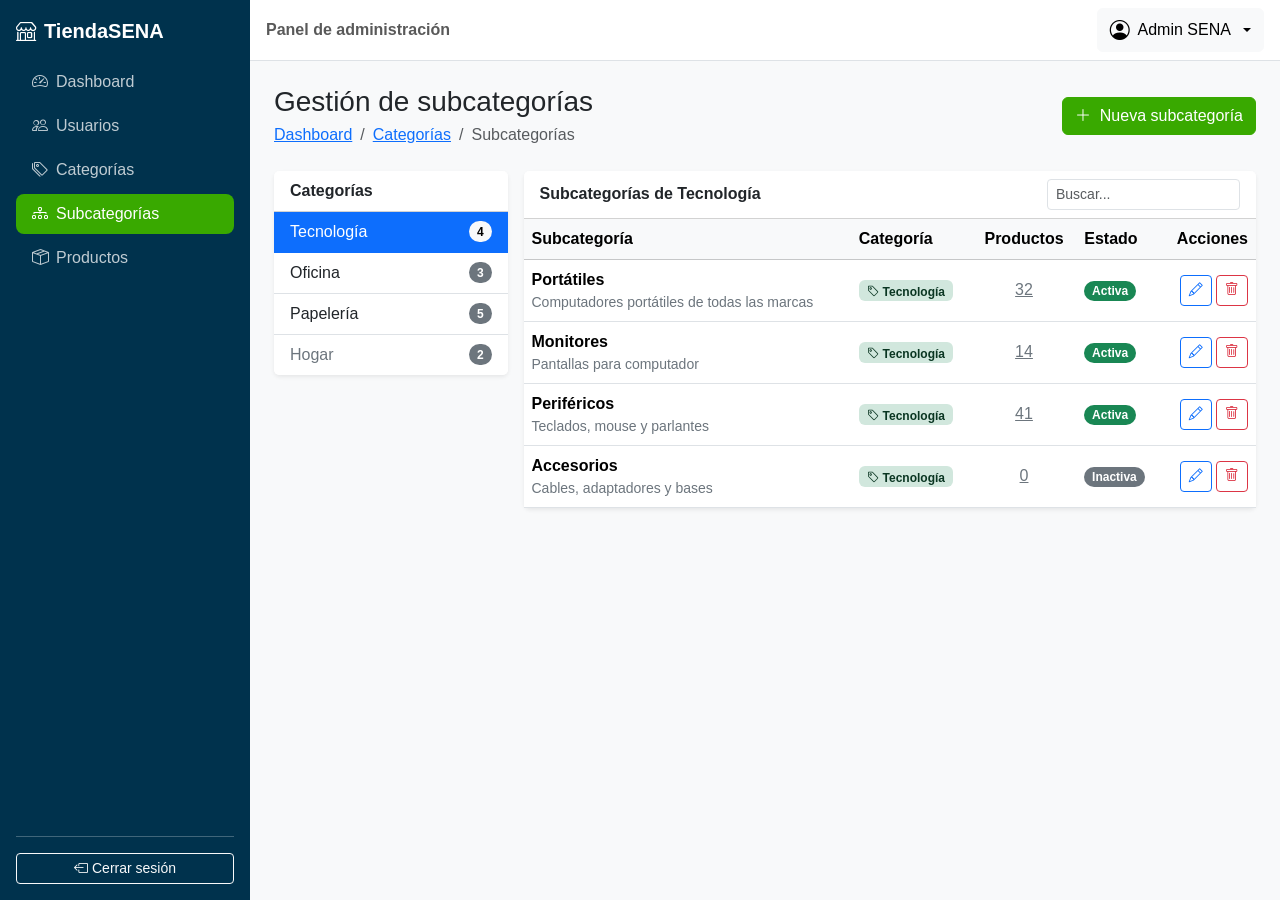
<file: subcategorias.html>
<!DOCTYPE html> <!-- Documento HTML5. -->
<!-- Raíz en español. -->
<html lang="es">
<!-- Abre la cabecera. -->

<head>
    <!-- Codificación UTF-8. -->
    <meta charset="UTF-8">
    <!-- Diseño adaptable. -->
    <meta name="viewport" content="width=device-width, initial-scale=1.0">
    <!-- Título de la pestaña. Cambia en cada módulo. -->
    <title>Subcategorías | TiendaSENA</title>
    <!-- CSS de Bootstrap. -->
    <link href="https://cdn.jsdelivr.net/npm/bootstrap@5.3.3/dist/css/bootstrap.min.css" rel="stylesheet">
    <!-- Íconos. -->
    <link href="https://cdn.jsdelivr.net/npm/bootstrap-icons@1.11.3/font/bootstrap-icons.min.css" rel="stylesheet">
    <!-- Nuestros estilos (después de Bootstrap). -->
    <link href="css/estilos.css" rel="stylesheet">
    <!-- Cierra la cabecera. -->
</head>
<!-- Fondo gris muy claro para que las tarjetas blancas resalten. -->

<body class="bg-body-tertiary">

    <!-- ===================== MENÚ LATERAL ===================== -->
    <!-- offcanvas-lg: en pantallas menores a lg es un panel oculto que se desliza; desde lg se muestra normal. offcanvas-start lo hace salir por la izquierda. sidebar es nuestra clase. El id lo usa el botón que lo abre. -->
    <aside class="offcanvas-lg offcanvas-start sidebar" tabindex="-1" id="menuLateral" aria-labelledby="tituloMenu">
        <!-- Encabezado del panel; Bootstrap solo lo muestra en celular. -->
        <div class="offcanvas-header border-bottom border-secondary">
            <!-- Nombre del sistema en el panel móvil. -->
            <h5 class="offcanvas-title" id="tituloMenu"><i class="bi bi-shop me-2"></i>TiendaSENA</h5>
            <!-- Botón “X” blanco que cierra el panel. data-bs-target indica cuál panel cerrar. -->
            <button type="button" class="btn-close btn-close-white" data-bs-dismiss="offcanvas"
                data-bs-target="#menuLateral" aria-label="Cerrar menú"></button>
            <!-- Cierra el encabezado móvil. -->
        </div>
        <!-- Cuerpo del menú: Flexbox en columna para apilar logo, enlaces y botón de salida. -->
        <div class="offcanvas-body d-flex flex-column p-3">
            <!-- Logo que solo se ve en computador (d-none d-lg-flex): en celular ya está en el encabezado del panel. Al hacer clic vuelve al dashboard. -->
            <a href="dashboard.html"
                class="d-none d-lg-flex align-items-center mb-3 text-white text-decoration-none fs-5 fw-bold">
                <!-- Ícono verde y nombre. -->
                <i class="bi bi-shop me-2 text-sena"></i> TiendaSENA
                <!-- Cierra el logo. -->
            </a>
            <!-- Lista de navegación en columna (flex-column). nav-pills da forma de “píldora” al enlace activo. mb-auto empuja lo que sigue hasta el fondo. -->
            <ul class="nav nav-pills flex-column mb-auto">
                <!-- Enlace al dashboard. active lo resalta en verde y aria-current="page" avisa a los lectores de pantalla que es la página actual. **En cada módulo, el active pasa a su propio enlace.** -->
                <li class="nav-item"><a href="dashboard.html" class="nav-link"><i
                            class="bi bi-speedometer2 me-2"></i>Dashboard</a></li>
                <!-- Enlace al módulo de usuarios (clase 5). -->
                <li class="nav-item"><a href="usuarios.html" class="nav-link"><i
                            class="bi bi-people me-2"></i>Usuarios</a></li>
                <!-- Enlace a categorías (clase 6). -->
                <li class="nav-item"><a href="categorias.html" class="nav-link"><i
                            class="bi bi-tags me-2"></i>Categorías</a></li>
                <!-- Enlace a subcategorías (clase 7). -->
                <li class="nav-item"><a href="subcategorias.html" class="nav-link active" aria-current="page"><i
                            class="bi bi-diagram-3 me-2"></i>Subcategorías</a></li>
                <!-- Enlace a productos (clase 8). -->
                <li class="nav-item"><a href="productos.html" class="nav-link"><i
                            class="bi bi-box-seam me-2"></i>Productos</a></li>
                <!-- Cierra la lista de navegación. -->
            </ul>
            <!-- Línea divisoria. -->
            <hr>
            <!-- Botón que vuelve al login (index.html): así “se cierra la sesión” en el prototipo. -->
            <a href="index.html" class="btn btn-outline-light btn-sm"><i class="bi bi-box-arrow-left me-1"></i>Cerrar
                sesión</a>
            <!-- Cierra el cuerpo del menú. -->
        </div>
        <!-- Cierra el menú lateral. -->
    </aside>

    <!-- ===================== ZONA DERECHA ===================== -->
    <!-- Nuestra clase contenido aplica el margin-left en computador. -->
    <div class="contenido">

        <!-- Barra superior -->
        <!-- Barra blanca con borde inferior. sticky-top la deja pegada arriba al hacer scroll. -->
        <nav class="navbar bg-white border-bottom px-3 sticky-top">
            <!-- Botón para abrir el menú en celular. d-lg-none lo oculta en computador (allá el menú siempre se ve). data-bs-toggle="offcanvas" + data-bs-target="#menuLateral" abren el panel. -->
            <button class="btn btn-outline-secondary d-lg-none" type="button" data-bs-toggle="offcanvas"
                data-bs-target="#menuLateral" aria-controls="menuLateral" aria-label="Abrir menú">
                <!-- Ícono de “hamburguesa”. -->
                <i class="bi bi-list"></i>
                <!-- Cierra el botón. -->
            </button>
            <!-- Texto de la barra; se oculta en celulares muy pequeños (d-none d-sm-inline). -->
            <span class="navbar-text fw-semibold d-none d-sm-inline">Panel de administración</span>
            <!-- Menú desplegable del usuario; ms-auto lo empuja a la derecha. -->
            <div class="dropdown ms-auto">
                <!-- Botón que abre el desplegable. dropdown-toggle dibuja la flechita; data-bs-toggle="dropdown" lo hace funcionar. -->
                <button class="btn btn-light dropdown-toggle d-flex align-items-center gap-2" type="button"
                    data-bs-toggle="dropdown" aria-expanded="false">
                    <!-- Ícono de usuario. -->
                    <i class="bi bi-person-circle fs-5"></i>
                    <!-- Nombre del usuario, visible desde tablet. -->
                    <span class="d-none d-md-inline">Admin SENA</span>
                    <!-- Cierra el botón. -->
                </button>
                <!-- Lista de opciones. dropdown-menu-end la alinea a la derecha para que no se salga de la pantalla. -->
                <ul class="dropdown-menu dropdown-menu-end shadow">
                    <!-- Encabezado no clicable dentro del menú. -->
                    <li>
                        <h6 class="dropdown-header">admin@sena.edu.co</h6>
                    </li>
                    <!-- Opción del menú (pantalla aún no construida). -->
                    <li><a class="dropdown-item" href="#"><i class="bi bi-person me-2"></i>Mi perfil</a></li>
                    <!-- Línea separadora. -->
                    <li>
                        <hr class="dropdown-divider">
                    </li>
                    <!-- Otra forma de salir, en rojo (text-danger). -->
                    <li><a class="dropdown-item text-danger" href="index.html"><i
                                class="bi bi-box-arrow-left me-2"></i>Cerrar sesión</a></li>
                    <!-- Cierra la lista. -->
                </ul>
                <!-- Cierra el desplegable. -->
            </div>
            <!-- Cierra la barra superior. -->
        </nav>

        <!-- Contenido de la página -->
        <!-- Relleno 3 en celular y 4 desde tablet. -->
        <main class="p-3 p-md-4">
            <!-- INICIO CONTENIDO -->
            <!-- Encabezado del módulo -->
            <!-- Flexbox con salto de línea. -->
            <div class="d-flex flex-wrap justify-content-between align-items-center gap-2 mb-4">
                <!-- Bloque del título. -->
                <div>
                    <!-- Título. -->
                    <h1 class="h3 mb-1">Gestión de subcategorías</h1>
                    <!-- Migas de pan. -->
                    <nav aria-label="breadcrumb">
                        <!-- Lista. -->
                        <ol class="breadcrumb mb-0 small">
                            <!-- Nivel 1. -->
                            <li class="breadcrumb-item"><a href="dashboard.html">Dashboard</a></li>
                            <!-- Nivel 2: las subcategorías “cuelgan” de las categorías, y así lo muestran las migas. -->
                            <li class="breadcrumb-item"><a href="categorias.html">Categorías</a></li>
                            <!-- Nivel actual. -->
                            <li class="breadcrumb-item active" aria-current="page">Subcategorías</li>
                            <!-- Cierra la lista. -->
                        </ol>
                        <!-- Cierra las migas. -->
                    </nav>
                    <!-- Cierra el bloque. -->
                </div>
                <!-- Abre el formulario. -->
                <button type="button" class="btn btn-sena" data-bs-toggle="modal" data-bs-target="#modalSubcategoria">
                    <!-- Texto del botón. -->
                    <i class="bi bi-plus-lg me-1"></i> Nueva subcategoría
                    <!-- Cierra el botón. -->
                </button>
                <!-- Cierra el encabezado. -->
            </div>

            <!-- Fila con dos columnas: maestro y detalle. -->
            <div class="row g-3">
                <!-- Maestro: lista de categorías -->
                <!-- 3 de 12 columnas en computador; en celular ocupa todo el ancho y queda arriba. -->
                <div class="col-lg-3">
                    <!-- Tarjeta. -->
                    <div class="card border-0 shadow-sm">
                        <!-- Encabezado de la tarjeta. -->
                        <div class="card-header bg-white fw-semibold">Categorías</div>
                        <!-- Lista de categorías sin bordes exteriores. -->
                        <div class="list-group list-group-flush">
                            <!-- Categoría seleccionada (active). Flexbox: nombre a la izquierda y contador a la derecha. -->
                            <a href="#"
                                class="list-group-item list-group-item-action active d-flex justify-content-between align-items-center"
                                aria-current="true">
                                <!-- Nombre y cantidad de subcategorías en un badge claro (contrasta con el fondo activo). -->
                                Tecnología <span class="badge text-bg-light rounded-pill">4</span>
                                <!-- Cierra el ítem. -->
                            </a>
                            <!-- Categoría no seleccionada. -->
                            <a href="#"
                                class="list-group-item list-group-item-action d-flex justify-content-between align-items-center">
                                <!-- Nombre y contador gris. -->
                                Oficina <span class="badge text-bg-secondary rounded-pill">3</span>
                                <!-- Cierra el ítem. -->
                            </a>
                            <!-- Otra categoría. -->
                            <a href="#"
                                class="list-group-item list-group-item-action d-flex justify-content-between align-items-center">
                                <!-- Nombre y contador. -->
                                Papelería <span class="badge text-bg-secondary rounded-pill">5</span>
                                <!-- Cierra el ítem. -->
                            </a>
                            <!-- Categoría inactiva en gris. -->
                            <a href="#"
                                class="list-group-item list-group-item-action d-flex justify-content-between align-items-center text-secondary">
                                <!-- Nombre y contador. -->
                                Hogar <span class="badge text-bg-secondary rounded-pill">2</span>
                                <!-- Cierra el ítem. -->
                            </a>
                            <!-- Cierra la lista. -->
                        </div>
                        <!-- Cierra la tarjeta. -->
                    </div>
                    <!-- Cierra la columna maestro. -->
                </div>

                <!-- Detalle: subcategorías de la categoría elegida -->
                <!-- 9 de 12 columnas (3 + 9 = 12). -->
                <div class="col-lg-9">
                    <!-- Tarjeta. -->
                    <div class="card border-0 shadow-sm">
                        <!-- Encabezado con título y buscador. -->
                        <div
                            class="card-header bg-white d-flex flex-wrap justify-content-between align-items-center gap-2">
                            <!-- Indica de qué categoría son las filas mostradas. -->
                            <span class="fw-semibold">Subcategorías de <span class="text-sena">Tecnología</span></span>
                            <!-- Buscador pequeño (form-control-sm) con ancho automático (w-auto) en lugar del 100%. -->
                            <input type="search" class="form-control form-control-sm w-auto" placeholder="Buscar..."
                                aria-label="Buscar subcategoría">
                            <!-- Cierra el encabezado. -->
                        </div>
                        <!-- Desplazamiento en celular. -->
                        <div class="table-responsive">
                            <!-- Tabla. -->
                            <table class="table table-hover align-middle mb-0">
                                <!-- Encabezado. -->
                                <thead class="table-light">
                                    <!-- Fila de títulos. -->
                                    <tr>
                                        <!-- Nombre y descripción. -->
                                        <th scope="col">Subcategoría</th>
                                        <!-- Categoría padre. -->
                                        <th scope="col">Categoría</th>
                                        <!-- Cantidad de productos, centrada. -->
                                        <th scope="col" class="text-center">Productos</th>
                                        <!-- Estado. -->
                                        <th scope="col">Estado</th>
                                        <!-- Acciones. -->
                                        <th scope="col" class="text-end">Acciones</th>
                                        <!-- Cierra la fila. -->
                                    </tr>
                                    <!-- Cierra el encabezado. -->
                                </thead>
                                <!-- Cuerpo. -->
                                <tbody>
                                    <!-- Subcategoría 1. -->
                                    <tr>
                                        <!-- Celda compuesta. -->
                                        <td>
                                            <!-- Nombre. -->
                                            <div class="fw-semibold">Portátiles</div>
                                            <!-- Descripción. -->
                                            <div class="small text-secondary">Computadores portátiles de todas las
                                                marcas</div>
                                            <!-- Cierra la celda. -->
                                        </td>
                                        <!-- Categoría padre en un badge suave con ícono de etiqueta. -->
                                        <td><span class="badge bg-success-subtle text-success-emphasis"><i
                                                    class="bi bi-tag me-1"></i>Tecnología</span></td>
                                        <!-- El número enlaza al módulo de productos. -->
                                        <td class="text-center"><a href="productos.html" class="link-secondary">32</a>
                                        </td>
                                        <!-- Estado. -->
                                        <td><span class="badge rounded-pill text-bg-success">Activa</span></td>
                                        <!-- Acciones. -->
                                        <td class="text-end text-nowrap">
                                            <!-- Editar. -->
                                            <button type="button" class="btn btn-sm btn-outline-primary"
                                                data-bs-toggle="modal" data-bs-target="#modalSubcategoria"
                                                title="Editar"><i class="bi bi-pencil"></i></button>
                                            <!-- Eliminar. -->
                                            <button type="button" class="btn btn-sm btn-outline-danger"
                                                data-bs-toggle="modal" data-bs-target="#modalEliminar"
                                                title="Eliminar"><i class="bi bi-trash"></i></button>
                                            <!-- Cierra las acciones. -->
                                        </td>
                                        <!-- Cierra la fila. -->
                                    </tr>
                                    <!-- Subcategoría 2. -->
                                    <tr>
                                        <!-- Celda compuesta. -->
                                        <td>
                                            <!-- Nombre. -->
                                            <div class="fw-semibold">Monitores</div>
                                            <!-- Descripción. -->
                                            <div class="small text-secondary">Pantallas para computador</div>
                                            <!-- Cierra la celda. -->
                                        </td>
                                        <!-- Categoría padre. -->
                                        <td><span class="badge bg-success-subtle text-success-emphasis"><i
                                                    class="bi bi-tag me-1"></i>Tecnología</span></td>
                                        <!-- Productos. -->
                                        <td class="text-center"><a href="productos.html" class="link-secondary">14</a>
                                        </td>
                                        <!-- Estado. -->
                                        <td><span class="badge rounded-pill text-bg-success">Activa</span></td>
                                        <!-- Acciones. -->
                                        <td class="text-end text-nowrap">
                                            <!-- Editar. -->
                                            <button type="button" class="btn btn-sm btn-outline-primary"
                                                data-bs-toggle="modal" data-bs-target="#modalSubcategoria"
                                                title="Editar"><i class="bi bi-pencil"></i></button>
                                            <!-- Eliminar. -->
                                            <button type="button" class="btn btn-sm btn-outline-danger"
                                                data-bs-toggle="modal" data-bs-target="#modalEliminar"
                                                title="Eliminar"><i class="bi bi-trash"></i></button>
                                            <!-- Cierra las acciones. -->
                                        </td>
                                        <!-- Cierra la fila. -->
                                    </tr>
                                    <!-- Subcategoría 3. -->
                                    <tr>
                                        <!-- Celda compuesta. -->
                                        <td>
                                            <!-- Nombre. -->
                                            <div class="fw-semibold">Periféricos</div>
                                            <!-- Descripción. -->
                                            <div class="small text-secondary">Teclados, mouse y parlantes</div>
                                            <!-- Cierra la celda. -->
                                        </td>
                                        <!-- Categoría padre. -->
                                        <td><span class="badge bg-success-subtle text-success-emphasis"><i
                                                    class="bi bi-tag me-1"></i>Tecnología</span></td>
                                        <!-- Productos. -->
                                        <td class="text-center"><a href="productos.html" class="link-secondary">41</a>
                                        </td>
                                        <!-- Estado. -->
                                        <td><span class="badge rounded-pill text-bg-success">Activa</span></td>
                                        <!-- Acciones. -->
                                        <td class="text-end text-nowrap">
                                            <!-- Editar. -->
                                            <button type="button" class="btn btn-sm btn-outline-primary"
                                                data-bs-toggle="modal" data-bs-target="#modalSubcategoria"
                                                title="Editar"><i class="bi bi-pencil"></i></button>
                                            <!-- Eliminar. -->
                                            <button type="button" class="btn btn-sm btn-outline-danger"
                                                data-bs-toggle="modal" data-bs-target="#modalEliminar"
                                                title="Eliminar"><i class="bi bi-trash"></i></button>
                                            <!-- Cierra las acciones. -->
                                        </td>
                                        <!-- Cierra la fila. -->
                                    </tr>
                                    <!-- Subcategoría 4 (inactiva). -->
                                    <tr>
                                        <!-- Celda compuesta. -->
                                        <td>
                                            <!-- Nombre. -->
                                            <div class="fw-semibold">Accesorios</div>
                                            <!-- Descripción. -->
                                            <div class="small text-secondary">Cables, adaptadores y bases</div>
                                            <!-- Cierra la celda. -->
                                        </td>
                                        <!-- Categoría padre. -->
                                        <td><span class="badge bg-success-subtle text-success-emphasis"><i
                                                    class="bi bi-tag me-1"></i>Tecnología</span></td>
                                        <!-- Productos. -->
                                        <td class="text-center"><a href="productos.html" class="link-secondary">0</a>
                                        </td>
                                        <!-- Estado inactivo. -->
                                        <td><span class="badge rounded-pill text-bg-secondary">Inactiva</span></td>
                                        <!-- Acciones. -->
                                        <td class="text-end text-nowrap">
                                            <!-- Editar. -->
                                            <button type="button" class="btn btn-sm btn-outline-primary"
                                                data-bs-toggle="modal" data-bs-target="#modalSubcategoria"
                                                title="Editar"><i class="bi bi-pencil"></i></button>
                                            <!-- Eliminar. -->
                                            <button type="button" class="btn btn-sm btn-outline-danger"
                                                data-bs-toggle="modal" data-bs-target="#modalEliminar"
                                                title="Eliminar"><i class="bi bi-trash"></i></button>
                                            <!-- Cierra las acciones. -->
                                        </td>
                                        <!-- Cierra la fila. -->
                                    </tr>
                                    <!-- Cierra el cuerpo. -->
                                </tbody>
                                <!-- Cierra la tabla. -->
                            </table>
                            <!-- Cierra la envoltura. -->
                        </div>
                        <!-- Cierra la tarjeta. -->
                    </div>
                    <!-- Cierra la columna detalle. -->
                </div>
                <!-- Cierra la fila maestro-detalle. -->
            </div>

            <!-- Modal: crear / editar subcategoría -->
            <!-- Modal oculto. -->
            <div class="modal fade" id="modalSubcategoria" tabindex="-1" aria-labelledby="tituloModalSubcategoria"
                aria-hidden="true">
                <!-- Centrado. -->
                <div class="modal-dialog modal-dialog-centered">
                    <!-- Contenido. -->
                    <div class="modal-content">
                        <!-- Encabezado. -->
                        <div class="modal-header">
                            <!-- Título. -->
                            <h2 class="modal-title fs-5" id="tituloModalSubcategoria"><i
                                    class="bi bi-diagram-3 me-2"></i>Datos de la subcategoría</h2>
                            <!-- Cerrar. -->
                            <button type="button" class="btn-close" data-bs-dismiss="modal"
                                aria-label="Cerrar"></button>
                            <!-- Cierra el encabezado. -->
                        </div>
                        <!-- Cuerpo. -->
                        <div class="modal-body">
                            <!-- Formulario. -->
                            <form>
                                <!-- Grupo. -->
                                <div class="mb-3">
                                    <!-- El asterisco rojo es la convención para “campo obligatorio”. -->
                                    <label for="subCategoria" class="form-label">Categoría <span
                                            class="text-danger">*</span></label>
                                    <!-- Lista de categorías padre, obligatoria. -->
                                    <select class="form-select" id="subCategoria" required>
                                        <!-- Opción guía (no se puede elegir). -->
                                        <option value="" disabled>Seleccione una categoría…</option>
                                        <!-- Preseleccionada: la categoría que se estaba viendo. El value sería el id de la categoría en la base de datos. -->
                                        <option value="1" selected>Tecnología</option>
                                        <!-- Opción. -->
                                        <option value="2">Oficina</option>
                                        <!-- Opción. -->
                                        <option value="3">Papelería</option>
                                        <!-- Opción. -->
                                        <option value="4">Hogar</option>
                                        <!-- Cierra la lista. -->
                                    </select>
                                    <!-- Cierra el grupo. -->
                                </div>
                                <!-- Grupo. -->
                                <div class="mb-3">
                                    <!-- Etiqueta con asterisco. -->
                                    <label for="subNombre" class="form-label">Nombre <span
                                            class="text-danger">*</span></label>
                                    <!-- Campo obligatorio. -->
                                    <input type="text" class="form-control" id="subNombre" placeholder="Ej: Portátiles"
                                        required>
                                    <!-- Cierra el grupo. -->
                                </div>
                                <!-- Grupo. -->
                                <div class="mb-3">
                                    <!-- Etiqueta. -->
                                    <label for="subDescripcion" class="form-label">Descripción</label>
                                    <!-- Área de texto de 2 líneas. -->
                                    <textarea class="form-control" id="subDescripcion" rows="2"></textarea>
                                    <!-- Cierra el grupo. -->
                                </div>
                                <!-- Interruptor. -->
                                <div class="form-check form-switch">
                                    <!-- Encendido. -->
                                    <input class="form-check-input" type="checkbox" role="switch" id="subActiva"
                                        checked>
                                    <!-- Etiqueta. -->
                                    <label class="form-check-label" for="subActiva">Subcategoría activa</label>
                                    <!-- Cierra el interruptor. -->
                                </div>
                                <!-- Cierra el formulario. -->
                            </form>
                            <!-- Cierra el cuerpo. -->
                        </div>
                        <!-- Pie. -->
                        <div class="modal-footer">
                            <!-- Cancelar. -->
                            <button type="button" class="btn btn-secondary" data-bs-dismiss="modal">Cancelar</button>
                            <!-- Guardar. -->
                            <button type="button" class="btn btn-sena" data-bs-dismiss="modal"><i
                                    class="bi bi-save me-1"></i>Guardar</button>
                            <!-- Cierra el pie. -->
                        </div>
                        <!-- Cierra el contenido. -->
                    </div>
                    <!-- Cierra el diálogo. -->
                </div>
                <!-- Cierra el modal. -->
            </div>

            <!-- Modal: confirmar eliminación -->
            <!-- Modal. -->
            <div class="modal fade" id="modalEliminar" tabindex="-1" aria-labelledby="tituloModalEliminar"
                aria-hidden="true">
                <!-- Pequeño y centrado. -->
                <div class="modal-dialog modal-dialog-centered modal-sm">
                    <!-- Contenido. -->
                    <div class="modal-content">
                        <!-- Cuerpo. -->
                        <div class="modal-body text-center p-4">
                            <!-- Ícono. -->
                            <i class="bi bi-exclamation-triangle text-danger display-5"></i>
                            <!-- Pregunta. -->
                            <h2 class="h5 mt-3" id="tituloModalEliminar">¿Eliminar esta subcategoría?</h2>
                            <!-- Consecuencia. -->
                            <p class="text-secondary small mb-0">Sus productos quedarán sin subcategoría.</p>
                            <!-- Cierra el cuerpo. -->
                        </div>
                        <!-- Pie. -->
                        <div class="modal-footer justify-content-center border-0 pt-0">
                            <!-- Cancelar. -->
                            <button type="button" class="btn btn-light" data-bs-dismiss="modal">Cancelar</button>
                            <!-- Confirmar. -->
                            <button type="button" class="btn btn-danger" data-bs-dismiss="modal">Sí, eliminar</button>
                            <!-- Cierra el pie. -->
                        </div>
                        <!-- Cierra el contenido. -->
                    </div>
                    <!-- Cierra el diálogo. -->
                </div>
                <!-- Cierra el modal. -->
            </div>
            <!-- FIN CONTENIDO -->
            <!-- Cierra el contenido. -->
        </main>
        <!-- Cierra la zona derecha. -->
    </div>

    <!-- JavaScript de Bootstrap: necesario para el menú deslizable, el desplegable del usuario y los modales. -->
    <script src="https://cdn.jsdelivr.net/npm/bootstrap@5.3.3/dist/js/bootstrap.bundle.min.js"></script>
    <!-- Cierra el cuerpo. -->
</body>
<!-- Cierra el documento. -->

</html>
</file>
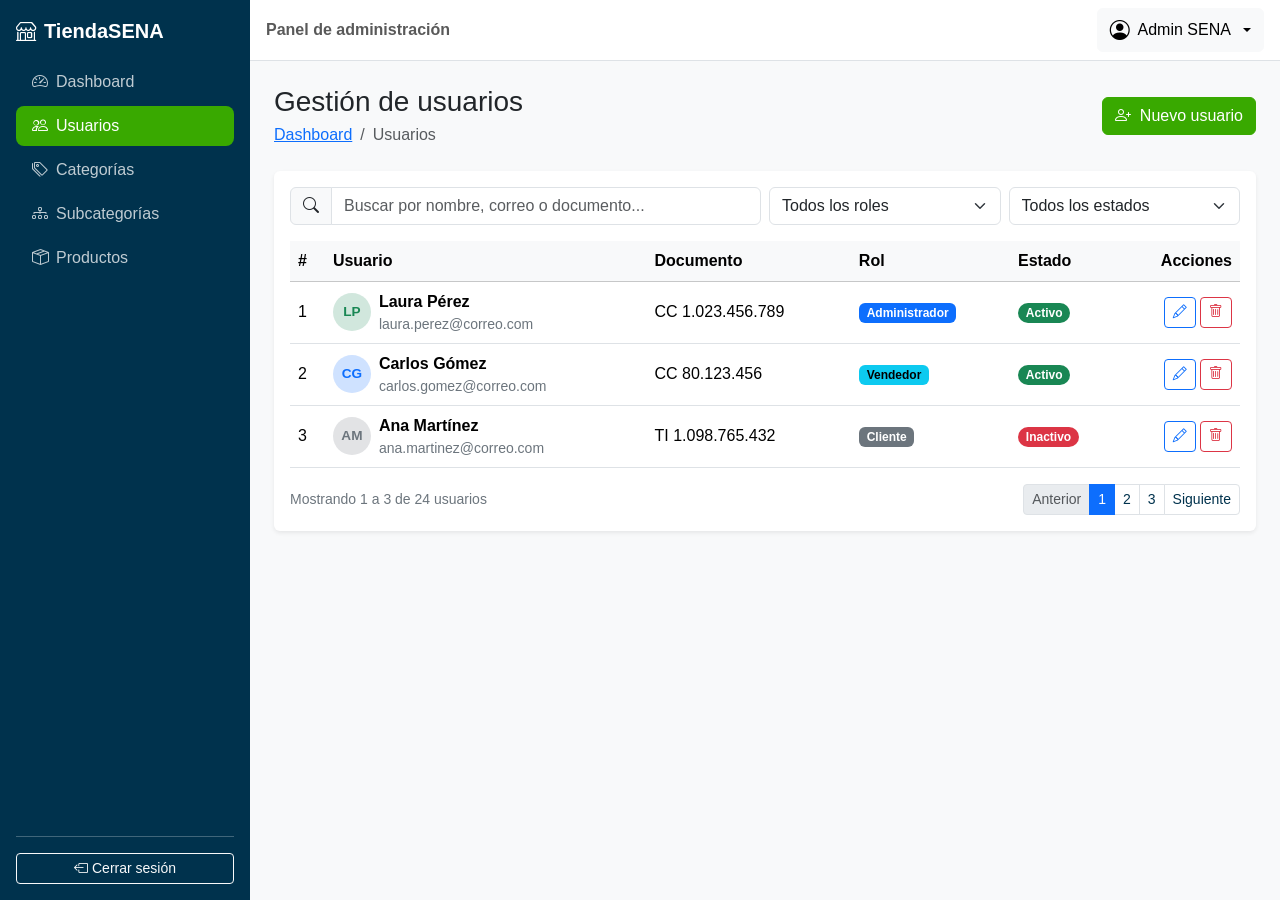
<file: usuarios.html>
<!DOCTYPE html> <!-- Documento HTML5. -->
<!-- Raíz en español. -->
<html lang="es">
<!-- Abre la cabecera. -->

<head>
    <!-- Codificación UTF-8. -->
    <meta charset="UTF-8">
    <!-- Diseño adaptable. -->
    <meta name="viewport" content="width=device-width, initial-scale=1.0">
    <!-- Título de la pestaña. Cambia en cada módulo. -->
    <title>Usuarios | TiendaSENA</title>
    <!-- CSS de Bootstrap. -->
    <link href="https://cdn.jsdelivr.net/npm/bootstrap@5.3.3/dist/css/bootstrap.min.css" rel="stylesheet">
    <!-- Íconos. -->
    <link href="https://cdn.jsdelivr.net/npm/bootstrap-icons@1.11.3/font/bootstrap-icons.min.css" rel="stylesheet">
    <!-- Nuestros estilos (después de Bootstrap). -->
    <link href="css/estilos.css" rel="stylesheet">
    <!-- Cierra la cabecera. -->
</head>
<!-- Fondo gris muy claro para que las tarjetas blancas resalten. -->

<body class="bg-body-tertiary">

    <!-- ===================== MENÚ LATERAL ===================== -->
    <!-- offcanvas-lg: en pantallas menores a lg es un panel oculto que se desliza; desde lg se muestra normal. offcanvas-start lo hace salir por la izquierda. sidebar es nuestra clase. El id lo usa el botón que lo abre. -->
    <aside class="offcanvas-lg offcanvas-start sidebar" tabindex="-1" id="menuLateral" aria-labelledby="tituloMenu">
        <!-- Encabezado del panel; Bootstrap solo lo muestra en celular. -->
        <div class="offcanvas-header border-bottom border-secondary">
            <!-- Nombre del sistema en el panel móvil. -->
            <h5 class="offcanvas-title" id="tituloMenu"><i class="bi bi-shop me-2"></i>TiendaSENA</h5>
            <!-- Botón “X” blanco que cierra el panel. data-bs-target indica cuál panel cerrar. -->
            <button type="button" class="btn-close btn-close-white" data-bs-dismiss="offcanvas"
                data-bs-target="#menuLateral" aria-label="Cerrar menú"></button>
            <!-- Cierra el encabezado móvil. -->
        </div>
        <!-- Cuerpo del menú: Flexbox en columna para apilar logo, enlaces y botón de salida. -->
        <div class="offcanvas-body d-flex flex-column p-3">
            <!-- Logo que solo se ve en computador (d-none d-lg-flex): en celular ya está en el encabezado del panel. Al hacer clic vuelve al dashboard. -->
            <a href="dashboard.html"
                class="d-none d-lg-flex align-items-center mb-3 text-white text-decoration-none fs-5 fw-bold">
                <!-- Ícono verde y nombre. -->
                <i class="bi bi-shop me-2 text-sena"></i> TiendaSENA
                <!-- Cierra el logo. -->
            </a>
            <!-- Lista de navegación en columna (flex-column). nav-pills da forma de “píldora” al enlace activo. mb-auto empuja lo que sigue hasta el fondo. -->
            <ul class="nav nav-pills flex-column mb-auto">
                <!-- Enlace al dashboard. active lo resalta en verde y aria-current="page" avisa a los lectores de pantalla que es la página actual. **En cada módulo, el active pasa a su propio enlace.** -->
                <li class="nav-item"><a href="dashboard.html" class="nav-link"><i
                            class="bi bi-speedometer2 me-2"></i>Dashboard</a></li>
                <!-- Enlace al módulo de usuarios (clase 5). -->
                <li class="nav-item"><a href="usuarios.html" class="nav-link active" aria-current="page"><i
                            class="bi bi-people me-2"></i>Usuarios</a></li>
                <!-- Enlace a categorías (clase 6). -->
                <li class="nav-item"><a href="categorias.html" class="nav-link"><i
                            class="bi bi-tags me-2"></i>Categorías</a></li>
                <!-- Enlace a subcategorías (clase 7). -->
                <li class="nav-item"><a href="subcategorias.html" class="nav-link"><i
                            class="bi bi-diagram-3 me-2"></i>Subcategorías</a></li>
                <!-- Enlace a productos (clase 8). -->
                <li class="nav-item"><a href="productos.html" class="nav-link"><i
                            class="bi bi-box-seam me-2"></i>Productos</a></li>
                <!-- Cierra la lista de navegación. -->
            </ul>
            <!-- Línea divisoria. -->
            <hr>
            <!-- Botón que vuelve al login (index.html): así “se cierra la sesión” en el prototipo. -->
            <a href="index.html" class="btn btn-outline-light btn-sm"><i class="bi bi-box-arrow-left me-1"></i>Cerrar
                sesión</a>
            <!-- Cierra el cuerpo del menú. -->
        </div>
        <!-- Cierra el menú lateral. -->
    </aside>

    <!-- ===================== ZONA DERECHA ===================== -->
    <!-- Nuestra clase contenido aplica el margin-left en computador. -->
    <div class="contenido">

        <!-- Barra superior -->
        <!-- Barra blanca con borde inferior. sticky-top la deja pegada arriba al hacer scroll. -->
        <nav class="navbar bg-white border-bottom px-3 sticky-top">
            <!-- Botón para abrir el menú en celular. d-lg-none lo oculta en computador (allá el menú siempre se ve). data-bs-toggle="offcanvas" + data-bs-target="#menuLateral" abren el panel. -->
            <button class="btn btn-outline-secondary d-lg-none" type="button" data-bs-toggle="offcanvas"
                data-bs-target="#menuLateral" aria-controls="menuLateral" aria-label="Abrir menú">
                <!-- Ícono de “hamburguesa”. -->
                <i class="bi bi-list"></i>
                <!-- Cierra el botón. -->
            </button>
            <!-- Texto de la barra; se oculta en celulares muy pequeños (d-none d-sm-inline). -->
            <span class="navbar-text fw-semibold d-none d-sm-inline">Panel de administración</span>
            <!-- Menú desplegable del usuario; ms-auto lo empuja a la derecha. -->
            <div class="dropdown ms-auto">
                <!-- Botón que abre el desplegable. dropdown-toggle dibuja la flechita; data-bs-toggle="dropdown" lo hace funcionar. -->
                <button class="btn btn-light dropdown-toggle d-flex align-items-center gap-2" type="button"
                    data-bs-toggle="dropdown" aria-expanded="false">
                    <!-- Ícono de usuario. -->
                    <i class="bi bi-person-circle fs-5"></i>
                    <!-- Nombre del usuario, visible desde tablet. -->
                    <span class="d-none d-md-inline">Admin SENA</span>
                    <!-- Cierra el botón. -->
                </button>
                <!-- Lista de opciones. dropdown-menu-end la alinea a la derecha para que no se salga de la pantalla. -->
                <ul class="dropdown-menu dropdown-menu-end shadow">
                    <!-- Encabezado no clicable dentro del menú. -->
                    <li>
                        <h6 class="dropdown-header">admin@sena.edu.co</h6>
                    </li>
                    <!-- Opción del menú (pantalla aún no construida). -->
                    <li><a class="dropdown-item" href="#"><i class="bi bi-person me-2"></i>Mi perfil</a></li>
                    <!-- Línea separadora. -->
                    <li>
                        <hr class="dropdown-divider">
                    </li>
                    <!-- Otra forma de salir, en rojo (text-danger). -->
                    <li><a class="dropdown-item text-danger" href="index.html"><i
                                class="bi bi-box-arrow-left me-2"></i>Cerrar sesión</a></li>
                    <!-- Cierra la lista. -->
                </ul>
                <!-- Cierra el desplegable. -->
            </div>
            <!-- Cierra la barra superior. -->
        </nav>

        <!-- Contenido de la página -->
        <!-- Relleno 3 en celular y 4 desde tablet. -->
        <main class="p-3 p-md-4">
            <!-- INICIO CONTENIDO -->
            <!-- Encabezado del módulo -->
            <!-- Flexbox: título a la izquierda y botón a la derecha. flex-wrap permite que en celular el botón baje a otra línea. -->
            <div class="d-flex flex-wrap justify-content-between align-items-center gap-2 mb-4">
                <!-- Bloque del título. -->
                <div>
                    <!-- Título de la página. -->
                    <h1 class="h3 mb-1">Gestión de usuarios</h1>
                    <!-- Breadcrumb (migas de pan): muestra dónde está el usuario dentro del sistema. -->
                    <nav aria-label="breadcrumb">
                        <!-- Lista ordenada con estilo de migas. -->
                        <ol class="breadcrumb mb-0 small">
                            <!-- Primer nivel, con enlace para volver. -->
                            <li class="breadcrumb-item"><a href="dashboard.html">Dashboard</a></li>
                            <!-- Nivel actual, sin enlace. Bootstrap agrega el separador / automáticamente. -->
                            <li class="breadcrumb-item active" aria-current="page">Usuarios</li>
                            <!-- Cierra la lista. -->
                        </ol>
                        <!-- Cierra el breadcrumb. -->
                    </nav>
                    <!-- Cierra el bloque del título. -->
                </div>
                <!-- Botón principal (Crear). data-bs-toggle="modal" y data-bs-target="#modalUsuario" abren el modal del formulario. -->
                <button type="button" class="btn btn-sena" data-bs-toggle="modal" data-bs-target="#modalUsuario">
                    <!-- Ícono y texto del botón. -->
                    <i class="bi bi-person-plus me-1"></i> Nuevo usuario
                    <!-- Cierra el botón. -->
                </button>
                <!-- Cierra el encabezado. -->
            </div>

            <!-- Una tarjeta envuelve filtros, tabla y paginación. -->
            <div class="card border-0 shadow-sm">
                <!-- Cuerpo de la tarjeta. -->
                <div class="card-body">

                    <!-- Filtros -->
                    <!-- El formulario es una fila de la rejilla (row) con espacio pequeño (g-2). role="search" indica que es un buscador. -->
                    <form class="row g-2 mb-3" role="search">
                        <!-- La búsqueda ocupa la mitad desde tablet; todo el ancho en celular. -->
                        <div class="col-md-6">
                            <!-- input-group pega un ícono o botón al campo de texto. -->
                            <div class="input-group">
                                <!-- Cajita gris con la lupa, pegada a la izquierda del campo. -->
                                <span class="input-group-text"><i class="bi bi-search"></i></span>
                                <!-- Campo de búsqueda. aria-label reemplaza al label visible para lectores de pantalla. -->
                                <input type="search" class="form-control"
                                    placeholder="Buscar por nombre, correo o documento..." aria-label="Buscar usuario">
                                <!-- Cierra el grupo. -->
                            </div>
                            <!-- Cierra la columna. -->
                        </div>
                        <!-- Medio ancho en celular, un cuarto desde tablet. -->
                        <div class="col-6 col-md-3">
                            <!-- form-select da estilo de Bootstrap a la lista desplegable. -->
                            <select class="form-select" aria-label="Filtrar por rol">
                                <!-- selected marca la opción elegida por defecto. -->
                                <option selected>Todos los roles</option>
                                <!-- Opción de rol. -->
                                <option>Administrador</option>
                                <!-- Opción de rol. -->
                                <option>Vendedor</option>
                                <!-- Opción de rol. -->
                                <option>Cliente</option>
                                <!-- Cierra la lista. -->
                            </select>
                            <!-- Cierra la columna. -->
                        </div>
                        <!-- Columna del segundo filtro. -->
                        <div class="col-6 col-md-3">
                            <!-- Filtro por estado. -->
                            <select class="form-select" aria-label="Filtrar por estado">
                                <!-- Opción por defecto. -->
                                <option selected>Todos los estados</option>
                                <!-- Opción. -->
                                <option>Activo</option>
                                <!-- Opción. -->
                                <option>Inactivo</option>
                                <!-- Cierra la lista. -->
                            </select>
                            <!-- Cierra la columna. -->
                        </div>
                        <!-- Cierra los filtros. -->
                    </form>

                    <!-- Tabla de usuarios -->
                    <!-- Desplazamiento horizontal en celular. -->
                    <div class="table-responsive">
                        <!-- Tabla con resaltado y centrado vertical. -->
                        <table class="table table-hover align-middle">
                            <!-- Encabezado gris claro. -->
                            <thead class="table-light">
                                <!-- Fila de títulos. -->
                                <tr>
                                    <!-- scope="col" indica que el título pertenece a la columna (accesibilidad). -->
                                    <th scope="col">#</th>
                                    <!-- Nombre y correo. -->
                                    <th scope="col">Usuario</th>
                                    <!-- Tipo y número de documento. -->
                                    <th scope="col">Documento</th>
                                    <!-- Rol en el sistema. -->
                                    <th scope="col">Rol</th>
                                    <!-- Activo o inactivo. -->
                                    <th scope="col">Estado</th>
                                    <!-- Botones de editar y eliminar, alineados a la derecha. -->
                                    <th scope="col" class="text-end">Acciones</th>
                                    <!-- Cierra la fila. -->
                                </tr>
                                <!-- Cierra el encabezado. -->
                            </thead>
                            <!-- Cuerpo con los datos de ejemplo. -->
                            <tbody>
                                <!-- Usuario 1. -->
                                <tr>
                                    <!-- Número de fila. -->
                                    <td>1</td>
                                    <!-- Celda compuesta: avatar + nombre + correo. -->
                                    <td>
                                        <!-- Flexbox para poner el avatar al lado del texto. -->
                                        <div class="d-flex align-items-center gap-2">
                                            <!-- Nuestro círculo avatar con las iniciales. -->
                                            <span class="avatar bg-success-subtle text-success">LP</span>
                                            <!-- Bloque de texto. -->
                                            <div>
                                                <!-- Nombre en seminegrita. -->
                                                <div class="fw-semibold">Laura Pérez</div>
                                                <!-- Correo pequeño y gris. -->
                                                <div class="small text-secondary">laura.perez@correo.com</div>
                                                <!-- Cierra el bloque. -->
                                            </div>
                                            <!-- Cierra el Flexbox. -->
                                        </div>
                                        <!-- Cierra la celda. -->
                                    </td>
                                    <!-- Documento. -->
                                    <td>CC 1.023.456.789</td>
                                    <!-- Rol en un badge azul. -->
                                    <td><span class="badge text-bg-primary">Administrador</span></td>
                                    <!-- Estado: badge verde con forma de píldora (rounded-pill). -->
                                    <td><span class="badge rounded-pill text-bg-success">Activo</span></td>
                                    <!-- Celda de acciones; text-nowrap evita que los botones se partan en dos líneas. -->
                                    <td class="text-end text-nowrap">
                                        <!-- Botón Editar (la “U”): abre el mismo modal del formulario. title muestra un texto al dejar el mouse encima. -->
                                        <button type="button" class="btn btn-sm btn-outline-primary"
                                            data-bs-toggle="modal" data-bs-target="#modalUsuario" title="Editar">
                                            <!-- Ícono de lápiz. -->
                                            <i class="bi bi-pencil"></i>
                                            <!-- Cierra el botón. -->
                                        </button>
                                        <!-- Botón Eliminar (la “D”): abre el modal de confirmación. -->
                                        <button type="button" class="btn btn-sm btn-outline-danger"
                                            data-bs-toggle="modal" data-bs-target="#modalEliminar" title="Eliminar">
                                            <!-- Ícono de papelera. -->
                                            <i class="bi bi-trash"></i>
                                            <!-- Cierra el botón. -->
                                        </button>
                                        <!-- Cierra la celda de acciones. -->
                                    </td>
                                    <!-- Cierra el usuario 1. -->
                                </tr>
                                <!-- Usuario 2 (misma estructura). -->
                                <tr>
                                    <!-- Número. -->
                                    <td>2</td>
                                    <!-- Celda compuesta. -->
                                    <td>
                                        <!-- Flexbox. -->
                                        <div class="d-flex align-items-center gap-2">
                                            <!-- Avatar azul. -->
                                            <span class="avatar bg-primary-subtle text-primary">CG</span>
                                            <!-- Texto. -->
                                            <div>
                                                <!-- Nombre. -->
                                                <div class="fw-semibold">Carlos Gómez</div>
                                                <!-- Correo. -->
                                                <div class="small text-secondary">carlos.gomez@correo.com</div>
                                                <!-- Cierra el texto. -->
                                            </div>
                                            <!-- Cierra el Flexbox. -->
                                        </div>
                                        <!-- Cierra la celda. -->
                                    </td>
                                    <!-- Documento. -->
                                    <td>CC 80.123.456</td>
                                    <!-- Rol en badge celeste. -->
                                    <td><span class="badge text-bg-info">Vendedor</span></td>
                                    <!-- Estado activo. -->
                                    <td><span class="badge rounded-pill text-bg-success">Activo</span></td>
                                    <!-- Acciones. -->
                                    <td class="text-end text-nowrap">
                                        <!-- Editar (escrito en una sola línea: es lo mismo). -->
                                        <button type="button" class="btn btn-sm btn-outline-primary"
                                            data-bs-toggle="modal" data-bs-target="#modalUsuario" title="Editar"><i
                                                class="bi bi-pencil"></i></button>
                                        <!-- Eliminar. -->
                                        <button type="button" class="btn btn-sm btn-outline-danger"
                                            data-bs-toggle="modal" data-bs-target="#modalEliminar" title="Eliminar"><i
                                                class="bi bi-trash"></i></button>
                                        <!-- Cierra las acciones. -->
                                    </td>
                                    <!-- Cierra el usuario 2. -->
                                </tr>
                                <!-- Usuario 3. -->
                                <tr>
                                    <!-- Número. -->
                                    <td>3</td>
                                    <!-- Celda compuesta. -->
                                    <td>
                                        <!-- Flexbox. -->
                                        <div class="d-flex align-items-center gap-2">
                                            <!-- Avatar gris (usuario inactivo). -->
                                            <span class="avatar bg-secondary-subtle text-secondary">AM</span>
                                            <!-- Texto. -->
                                            <div>
                                                <!-- Nombre. -->
                                                <div class="fw-semibold">Ana Martínez</div>
                                                <!-- Correo. -->
                                                <div class="small text-secondary">ana.martinez@correo.com</div>
                                                <!-- Cierra el texto. -->
                                            </div>
                                            <!-- Cierra el Flexbox. -->
                                        </div>
                                        <!-- Cierra la celda. -->
                                    </td>
                                    <!-- Documento (tarjeta de identidad). -->
                                    <td>TI 1.098.765.432</td>
                                    <!-- Rol en badge gris. -->
                                    <td><span class="badge text-bg-secondary">Cliente</span></td>
                                    <!-- Estado inactivo en rojo. -->
                                    <td><span class="badge rounded-pill text-bg-danger">Inactivo</span></td>
                                    <!-- Acciones. -->
                                    <td class="text-end text-nowrap">
                                        <!-- Editar. -->
                                        <button type="button" class="btn btn-sm btn-outline-primary"
                                            data-bs-toggle="modal" data-bs-target="#modalUsuario" title="Editar"><i
                                                class="bi bi-pencil"></i></button>
                                        <!-- Eliminar. -->
                                        <button type="button" class="btn btn-sm btn-outline-danger"
                                            data-bs-toggle="modal" data-bs-target="#modalEliminar" title="Eliminar"><i
                                                class="bi bi-trash"></i></button>
                                        <!-- Cierra las acciones. -->
                                    </td>
                                    <!-- Cierra el usuario 3. -->
                                </tr>
                                <!-- Cierra el cuerpo. -->
                            </tbody>
                            <!-- Cierra la tabla. -->
                        </table>
                        <!-- Cierra la envoltura responsive. -->
                    </div>

                    <!-- Paginación -->
                    <!-- Texto informativo a la izquierda y paginación a la derecha. -->
                    <div class="d-flex flex-wrap justify-content-between align-items-center gap-2">
                        <!-- Resumen de resultados. -->
                        <small class="text-secondary">Mostrando 1 a 3 de 24 usuarios</small>
                        <!-- La paginación es una navegación. -->
                        <nav aria-label="Paginación de usuarios">
                            <!-- Componente pagination, tamaño pequeño. -->
                            <ul class="pagination pagination-sm mb-0">
                                <!-- disabled: no hay página anterior a la 1. -->
                                <li class="page-item disabled"><a class="page-link" href="#">Anterior</a></li>
                                <!-- Página actual (verde por nuestra personalización). -->
                                <li class="page-item active" aria-current="page"><a class="page-link" href="#">1</a>
                                </li>
                                <!-- Página 2. -->
                                <li class="page-item"><a class="page-link" href="#">2</a></li>
                                <!-- Página 3. -->
                                <li class="page-item"><a class="page-link" href="#">3</a></li>
                                <!-- Botón siguiente. -->
                                <li class="page-item"><a class="page-link" href="#">Siguiente</a></li>
                                <!-- Cierra la lista. -->
                            </ul>
                            <!-- Cierra la navegación. -->
                        </nav>
                        <!-- Cierra el bloque de paginación. -->
                    </div>
                    <!-- Cierra el cuerpo de la tarjeta. -->
                </div>
                <!-- Cierra la tarjeta. -->
            </div>

            <!-- Modal: crear / editar usuario -->
            <!-- Modal oculto; su id es el destino de los botones “Nuevo usuario” y “Editar”. -->
            <div class="modal fade" id="modalUsuario" tabindex="-1" aria-labelledby="tituloModalUsuario"
                aria-hidden="true">
                <!-- modal-lg: modal ancho. modal-dialog-scrollable: si el formulario es largo, solo se desplaza el cuerpo. -->
                <div class="modal-dialog modal-lg modal-dialog-scrollable">
                    <!-- Contenido del modal. -->
                    <div class="modal-content">
                        <!-- Encabezado. -->
                        <div class="modal-header">
                            <!-- Título del modal; fs-5 ajusta el tamaño de letra. -->
                            <h2 class="modal-title fs-5" id="tituloModalUsuario"><i
                                    class="bi bi-person-vcard me-2"></i>Datos del usuario</h2>
                            <!-- Botón “X” para cerrar. -->
                            <button type="button" class="btn-close" data-bs-dismiss="modal"
                                aria-label="Cerrar"></button>
                            <!-- Cierra el encabezado. -->
                        </div>
                        <!-- Cuerpo con el formulario. -->
                        <div class="modal-body">
                            <!-- El formulario es una fila de la rejilla: así ponemos dos campos por línea. -->
                            <form class="row g-3">
                                <!-- Mitad del ancho desde tablet. -->
                                <div class="col-md-6">
                                    <!-- Etiqueta. Usamos el prefijo usu en los id para no repetirlos con otros formularios. -->
                                    <label for="usuNombres" class="form-label">Nombres</label>
                                    <!-- Campo obligatorio. -->
                                    <input type="text" class="form-control" id="usuNombres" placeholder="Ej: Laura"
                                        required>
                                    <!-- Cierra la columna. -->
                                </div>
                                <!-- Otra mitad. -->
                                <div class="col-md-6">
                                    <!-- Etiqueta. -->
                                    <label for="usuApellidos" class="form-label">Apellidos</label>
                                    <!-- Campo obligatorio. -->
                                    <input type="text" class="form-control" id="usuApellidos"
                                        placeholder="Ej: Pérez Rojas" required>
                                    <!-- Cierra la columna. -->
                                </div>
                                <!-- Un tercio del ancho. -->
                                <div class="col-md-4">
                                    <!-- Etiqueta. -->
                                    <label for="usuTipoDoc" class="form-label">Tipo de documento</label>
                                    <!-- Lista de tipos de documento. -->
                                    <select class="form-select" id="usuTipoDoc">
                                        <!-- Opción CC. -->
                                        <option value="CC">Cédula de ciudadanía</option>
                                        <!-- Opción TI. -->
                                        <option value="TI">Tarjeta de identidad</option>
                                        <!-- Opción CE. -->
                                        <option value="CE">Cédula de extranjería</option>
                                        <!-- Opción pasaporte. -->
                                        <option value="PP">Pasaporte</option>
                                        <!-- Cierra la lista. -->
                                    </select>
                                    <!-- Cierra la columna. -->
                                </div>
                                <!-- Dos tercios del ancho (4 + 8 = 12). -->
                                <div class="col-md-8">
                                    <!-- Etiqueta. -->
                                    <label for="usuDocumento" class="form-label">Número de documento</label>
                                    <!-- inputmode="numeric" muestra el teclado numérico en el celular. -->
                                    <input type="text" class="form-control" id="usuDocumento" inputmode="numeric"
                                        placeholder="Sin puntos ni espacios">
                                    <!-- Cierra la columna. -->
                                </div>
                                <!-- Mitad. -->
                                <div class="col-md-6">
                                    <!-- Etiqueta. -->
                                    <label for="usuCorreo" class="form-label">Correo electrónico</label>
                                    <!-- Campo de correo con validación del navegador. -->
                                    <input type="email" class="form-control" id="usuCorreo"
                                        placeholder="nombre@correo.com" required>
                                    <!-- Cierra la columna. -->
                                </div>
                                <!-- Mitad. -->
                                <div class="col-md-6">
                                    <!-- Etiqueta. -->
                                    <label for="usuTelefono" class="form-label">Teléfono</label>
                                    <!-- type="tel" muestra el teclado telefónico. -->
                                    <input type="tel" class="form-control" id="usuTelefono" placeholder="300 123 4567">
                                    <!-- Cierra la columna. -->
                                </div>
                                <!-- Mitad. -->
                                <div class="col-md-6">
                                    <!-- Etiqueta. -->
                                    <label for="usuRol" class="form-label">Rol</label>
                                    <!-- Lista de roles, obligatoria. -->
                                    <select class="form-select" id="usuRol" required>
                                        <!-- Opción guía: disabled impide elegirla de nuevo y value="" hace que required la considere vacía. -->
                                        <option value="" selected disabled>Seleccione…</option>
                                        <!-- Rol. -->
                                        <option>Administrador</option>
                                        <!-- Rol. -->
                                        <option>Vendedor</option>
                                        <!-- Rol. -->
                                        <option>Cliente</option>
                                        <!-- Cierra la lista. -->
                                    </select>
                                    <!-- Cierra la columna. -->
                                </div>
                                <!-- Mitad. -->
                                <div class="col-md-6">
                                    <!-- Etiqueta. -->
                                    <label for="usuClave" class="form-label">Contraseña</label>
                                    <!-- Campo de contraseña. aria-describedby lo conecta con el texto de ayuda de abajo. -->
                                    <input type="password" class="form-control" id="usuClave"
                                        aria-describedby="ayudaClave">
                                    <!-- form-text: texto de ayuda pequeño y gris bajo el campo. -->
                                    <div id="ayudaClave" class="form-text">Mínimo 8 caracteres, con números y letras.
                                    </div>
                                    <!-- Cierra la columna. -->
                                </div>
                                <!-- Todo el ancho. -->
                                <div class="col-12">
                                    <!-- form-switch convierte la casilla en un interruptor. -->
                                    <div class="form-check form-switch">
                                        <!-- Interruptor encendido por defecto (checked). -->
                                        <input class="form-check-input" type="checkbox" role="switch" id="usuActivo"
                                            checked>
                                        <!-- Etiqueta del interruptor. -->
                                        <label class="form-check-label" for="usuActivo">Usuario activo</label>
                                        <!-- Cierra el interruptor. -->
                                    </div>
                                    <!-- Cierra la columna. -->
                                </div>
                                <!-- Cierra el formulario. -->
                            </form>
                            <!-- Cierra el cuerpo. -->
                        </div>
                        <!-- Pie con los botones. -->
                        <div class="modal-footer">
                            <!-- Cierra sin guardar. -->
                            <button type="button" class="btn btn-secondary" data-bs-dismiss="modal">Cancelar</button>
                            <!-- En el prototipo “Guardar” solo cierra el modal; en el sistema real enviará los datos al servidor. -->
                            <button type="button" class="btn btn-sena" data-bs-dismiss="modal"><i
                                    class="bi bi-save me-1"></i>Guardar</button>
                            <!-- Cierra el pie. -->
                        </div>
                        <!-- Cierra el contenido. -->
                    </div>
                    <!-- Cierra el diálogo. -->
                </div>
                <!-- Cierra el modal del formulario. -->
            </div>

            <!-- Modal: confirmar eliminación -->
            <!-- Modal destino de los botones de papelera. -->
            <div class="modal fade" id="modalEliminar" tabindex="-1" aria-labelledby="tituloModalEliminar"
                aria-hidden="true">
                <!-- Centrado en pantalla y pequeño (modal-sm). -->
                <div class="modal-dialog modal-dialog-centered modal-sm">
                    <!-- Contenido. -->
                    <div class="modal-content">
                        <!-- Cuerpo centrado con buen relleno (este modal no tiene encabezado). -->
                        <div class="modal-body text-center p-4">
                            <!-- Ícono grande de advertencia en rojo. -->
                            <i class="bi bi-exclamation-triangle text-danger display-5"></i>
                            <!-- Pregunta clara. -->
                            <h2 class="h5 mt-3" id="tituloModalEliminar">¿Eliminar este usuario?</h2>
                            <!-- Advertencia de la consecuencia. -->
                            <p class="text-secondary small mb-0">Esta acción no se puede deshacer.</p>
                            <!-- Cierra el cuerpo. -->
                        </div>
                        <!-- Pie con botones centrados, sin línea divisoria. -->
                        <div class="modal-footer justify-content-center border-0 pt-0">
                            <!-- Opción segura, con poco énfasis. -->
                            <button type="button" class="btn btn-light" data-bs-dismiss="modal">Cancelar</button>
                            <!-- Acción destructiva en rojo y con un texto que dice exactamente qué pasará. -->
                            <button type="button" class="btn btn-danger" data-bs-dismiss="modal">Sí, eliminar</button>
                            <!-- Cierra el pie. -->
                        </div>
                        <!-- Cierra el contenido. -->
                    </div>
                    <!-- Cierra el diálogo. -->
                </div>
                <!-- Cierra el modal de eliminación. -->
            </div>
            <!-- FIN CONTENIDO -->
            <!-- Cierra el contenido. -->
        </main>
        <!-- Cierra la zona derecha. -->
    </div>

    <!-- JavaScript de Bootstrap: necesario para el menú deslizable, el desplegable del usuario y los modales. -->
    <script src="https://cdn.jsdelivr.net/npm/bootstrap@5.3.3/dist/js/bootstrap.bundle.min.js"></script>
    <!-- Cierra el cuerpo. -->
</body>
<!-- Cierra el documento. -->

</html>
</file>
<file: css/estilos.css>
:root {
    --sena-verde: #39a900;
    --sena-verde-oscuro: #2e8700;
    --sena-azul: #00324d;
    --sidebar-ancho: 250px;
}

body {
    margin: 0; 
    font-family: "segoe UI", Roboto, Arial, sans-serif;
}

.texto-sena {   
    color: var(--sena-verde);
}

.btn-sena {
    --bs-btn-color: #ffffff;
    --bs-btn-bg: var(--sena-verde);
    --bs-btn-border-color:var(--sena-verde);
    --bs-btn-hover-color: #ffffff;
    --bs-btn-hover-bg: var(--sena-verde-oscuro);
    --bs-btn-hover-border-color: var(--sena-verde-oscuro);
    --bs-btn-active-color: #ffffff;
    --bs-btn-active-bg: var(--sena-verde-oscuro);
    --bs-btn-active-border-color: var(--sena-verde-oscuro);
}

.form-control:focus,
.form-select:focus,
.form-check-input:focus {
    border-color: var(--sena-verde);
    box-shadow: 0 0 0.25rem rgba(57, 169, 0, .25);    
}

.form-check-input:checked {
    background-color: var(--sena-verde);
    border-color: var(--sena-verde);   
}

.login-fondo {
    min-height: 100vh;
    display:flex;
    align-items: center;
    justify-content: center;
    padding: 1rem;
    box-sizing: border-box;
    background: linear-gradient(135deg, var(--sena-azul), var(--sena-verde));
}


.login-card {
    width: 100%;
    max-width: 420px;
    background-color: #ffffff;
    border-radius: 1rem;
    padding: 2.5rem 2rem;
    box-sizing: border-box;
    box-shadow: 0 1rem 3rem rgba(0, 0, .25);
}


.login-card.ancha {
    max-width: 680px;
}

.login-encabezado {
    text-align: center;
    margin-bottom: 1.5rem;
}


.login-encabezado h1 {
    color: var(--sena-azul);
    margin: .25rem 0;   
}

.login-pie {
    text-align: center;
    font-size: .875rem;
    color: #6c757d;
    margin: 1.25rem 0 0;
}


.sidebar {
    background-color: var(--sena-azul) !important;    
    color: #ffffff;
}


.sidebar .nav-link {
    color: rgba(255, 255, 255, .75);
    border-radius: .5rem;
    margin-bottom: .25rem;
}


.sidebar .nav-link:hover {
    color:#ffffff;
    background-color: rgba(255, 255, 255, .1);
}


.sidebar  .nav-link.active {
    color:#ffffff;
    background-color: var(--sena-verde);
}

@media (min-width:992px) {
    
    .sidebar{
        position: fixed;
        top: 0;
        bottom: 0;
        left: 0;
        width: var(--sidebar-ancho);
    }
    
    .sidebar .offcanvas-body {
        height: 100%;   
        overflow-y: auto;
    }
    
    .contenido {
        margin-left: var(--sidebar-ancho);
    }
}

.tarjetas-kpi {
    border: 0;
    border-left: 4px solid var(--sena-verde);
    transition: transform .2s, box-shadow .2s;
}

.tarjetas-kpi:hover {
    transform: translateY(-4px);
    box-shadow: 0 .5rem rgba(0, 0, 0, .12) !important;
}

.icono-kpi {
    width: 52px;
    height: 52px;    
    display: flex;
    align-items: center;
    justify-content: center;
    border-radius: .75rem;
    font-size: 1.5rem;
}

.avatar {
    width: 38px;
    height: 38px;
    border-radius: 50%;
    display: inline-flex;
    align-items: center;
    justify-content: center;
    font-weight: 600;
    font-size: .85rem;
    flex-shrink: 0;
}

.pagination{
--bs-pagination-color: var(--sena-azul);
--bs-pagination-active-bg: var(var(--sena-verde));
--bs-pagination-active-border-color: var(var(--sena-verde));
}


.tarjeta-agregar {
    border: 2px dashed #ced4da;
    background-color: transparent;
    color: #6c757d;
    min-height: 200px;
    transition: border-color .2s, color .2s;
}

.tarjeta-agregar:hover {
    border-color: var(--sena-verde);
    color: var(--sena-verde);
}

.miniatura {
    width: 48px;
    height: 48px;
    display: flex;
    align-items: center;
    border-radius: .5rem;
    background-color: #eef2f5;
    color: var(--sena-azul);
    font-size: 1.4rem;
    flex-shrink: 0;    
}


.list-group {
    --bs-list-group-active-bg: var(var(--sena-verde));
    --bs-list-group-active-border-color: var(var(--sena-verde));
}
</file>
